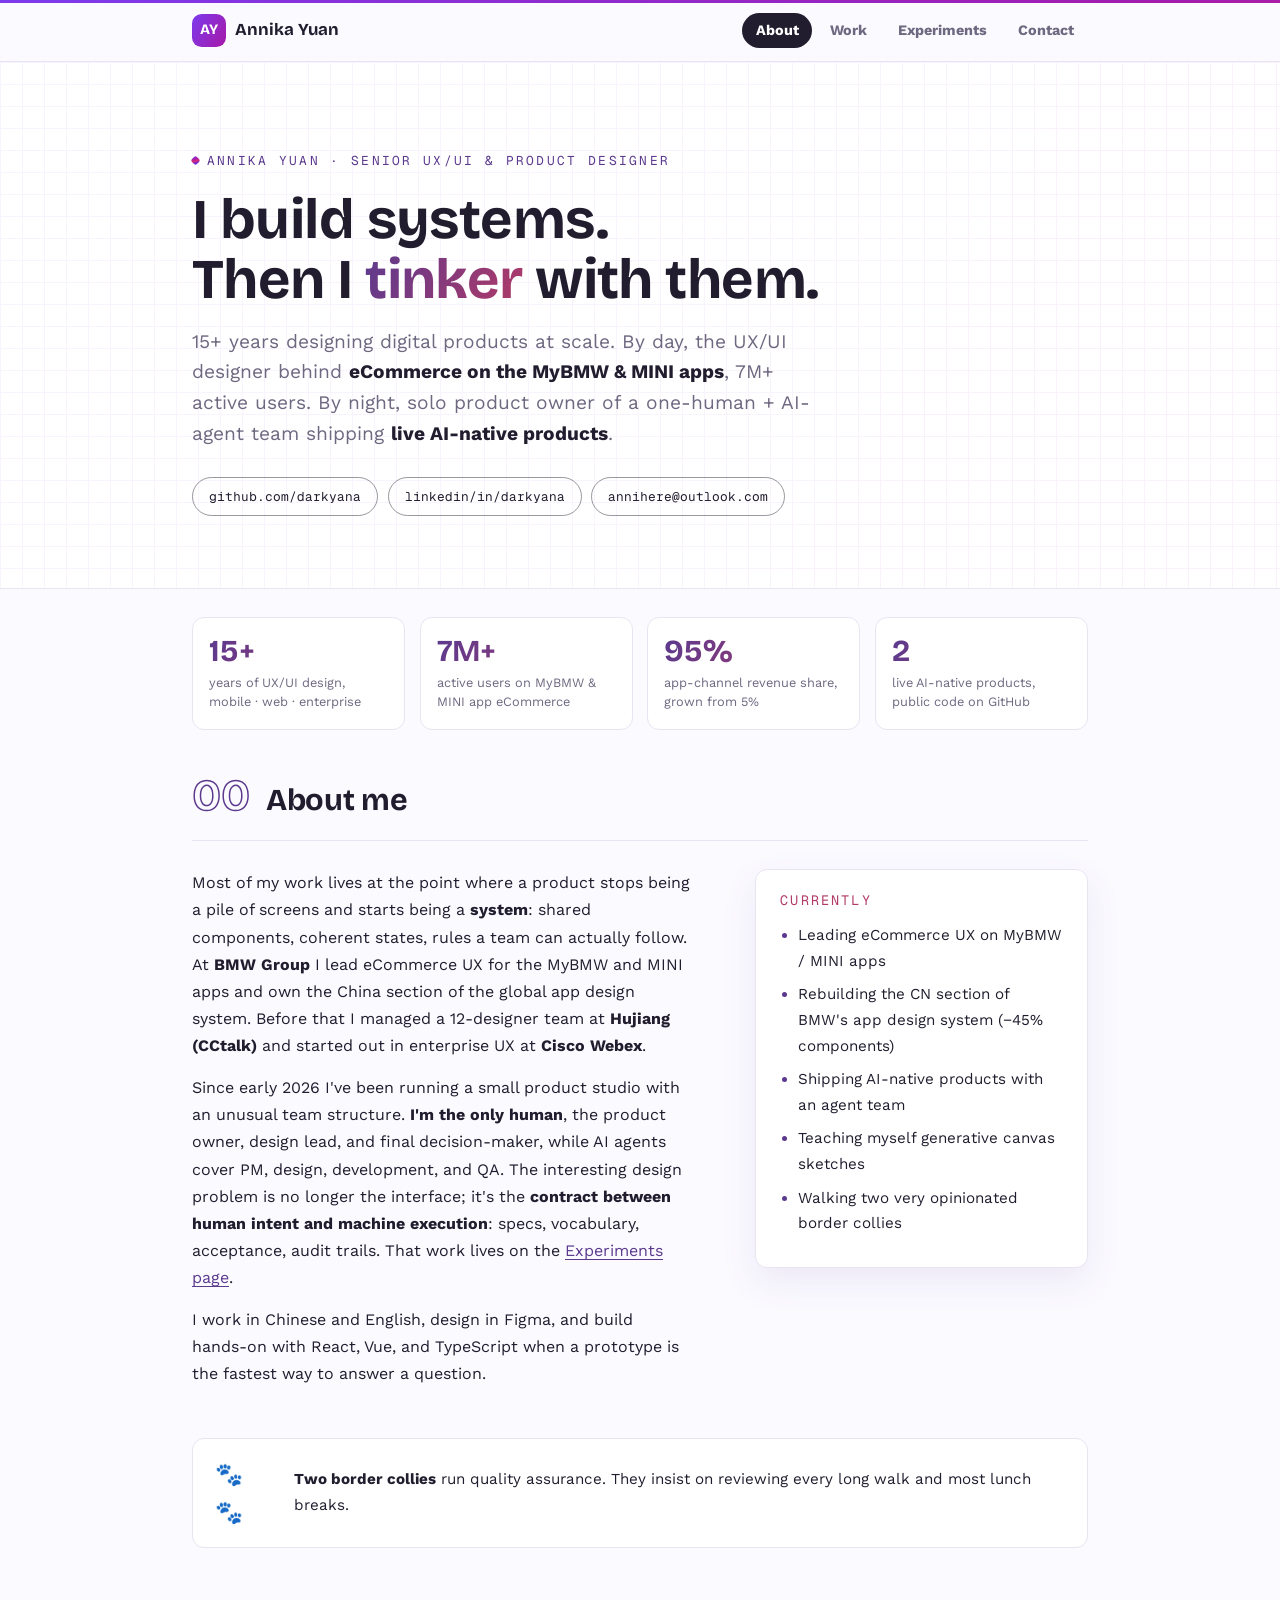
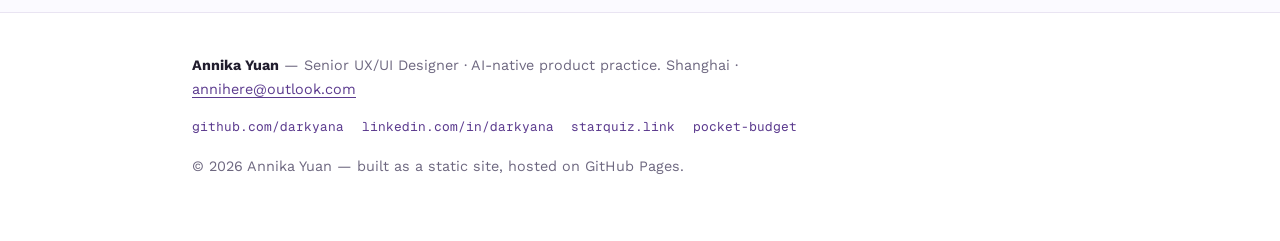
<file: index.html>
<!DOCTYPE html>
<html lang="en">
<head>
  <meta charset="UTF-8">
  <meta name="viewport" content="width=device-width, initial-scale=1">
  <title>Annika Yuan — UX/UI &amp; Product Designer</title>
  <meta name="description" content="Annika Yuan — Senior UX/UI and product designer. 15+ years shipping digital products: eCommerce for MyBMW / MINI apps (7M+ users), now also building AI-native products with an AI-agent team.">
  <link rel="stylesheet" href="styles.css">
  <link rel="icon" href="data:image/svg+xml,%3Csvg xmlns='http://www.w3.org/2000/svg' viewBox='0 0 32 32'%3E%3Crect width='32' height='32' rx='7' fill='%235b3a8e'/%3E%3Ctext x='16' y='21.5' font-family='Arial' font-weight='700' font-size='13' fill='white' text-anchor='middle'%3EAY%3C/text%3E%3C/svg%3E">
  <script>document.documentElement.classList.add('js')</script>
</head>
<body>

  <header class="site-header">
    <div class="inner">
      <a class="monogram" href="index.html" aria-label="Annika Yuan"><span class="badge">AY</span><span class="name">Annika Yuan</span></a>
      <nav class="site-nav" aria-label="Main">
        <a href="index.html" aria-current="page">About</a>
        <a href="work.html">Work</a>
        <a href="experiments.html">Experiments</a>
        <a href="contact.html">Contact</a>
      </nav>
    </div>
  </header>

  <main>
    <section class="hero" style="padding-bottom:clamp(3rem,7vw,4.5rem)">
      <div class="wrap">
        <p class="kicker"><span class="dot"></span>Annika Yuan · Senior UX/UI &amp; Product Designer</p>
        <h1 class="reveal">I build systems.<br>Then I <span class="hl-grad">tinker</span> with them.</h1>
        <p class="subtitle">
          15+ years designing digital products at scale. By day, the UX/UI designer behind
          <strong>eCommerce on the MyBMW &amp; MINI apps</strong>, 7M+ active users. By night, solo product
          owner of a one-human + AI-agent team shipping <strong>live AI-native products</strong>.
        </p>
        <div class="hero-links">
          <a href="https://github.com/darkyana">github.com/darkyana</a>
          <a href="https://linkedin.com/in/darkyana">linkedin/in/darkyana</a>
          <a href="mailto:annihere@outlook.com">annihere@outlook.com</a>
        </div>
      </div>
    </section>

    <section class="wrap">
      <div class="stat-grid reveal">
        <div class="stat"><div class="num">15+</div><div class="label">years of UX/UI design, mobile · web · enterprise</div></div>
        <div class="stat"><div class="num">7M+</div><div class="label">active users on MyBMW &amp; MINI app eCommerce</div></div>
        <div class="stat"><div class="num">95%</div><div class="label">app-channel revenue share, grown from 5%</div></div>
        <div class="stat"><div class="num">2</div><div class="label">live AI-native products, public code on GitHub</div></div>
      </div>
    </section>

    <section class="wrap">
      <div class="sec-head"><span class="sec-num">00</span><h2>About me</h2></div>
      <hr class="sec-rule">
      <div class="two-col">
        <div class="reveal">
          <p>
            Most of my work lives at the point where a product stops being a pile of screens and
            starts being a <strong>system</strong>: shared components, coherent states, rules a team
            can actually follow. At <strong>BMW Group</strong> I lead eCommerce UX for the MyBMW and MINI
            apps and own the China section of the global app design system. Before that I managed a
            12-designer team at <strong>Hujiang (CCtalk)</strong> and started out in enterprise UX at
            <strong>Cisco Webex</strong>.
          </p>
          <p>
            Since early 2026 I've been running a small product studio with an unusual team structure.
            <strong>I'm the only human</strong>, the product owner, design lead, and final decision-maker,
            while AI agents cover PM, design, development, and QA. The interesting design problem is no
            longer the interface; it's the <strong>contract between human intent and machine
            execution</strong>: specs, vocabulary, acceptance, audit trails. That work lives on the
            <a href="experiments.html">Experiments page</a>.
          </p>
          <p>
            I work in Chinese and English, design in Figma, and build hands-on with React, Vue, and
            TypeScript when a prototype is the fastest way to answer a question.
          </p>
        </div>

        <aside class="now-card reveal" aria-label="Currently">
          <h2>Currently</h2>
          <ul>
            <li>Leading eCommerce UX on MyBMW / MINI apps</li>
            <li>Rebuilding the CN section of BMW's app design system (−45% components)</li>
            <li>Shipping AI-native products with an agent team</li>
            <li>Teaching myself generative canvas sketches</li>
            <li>Walking two very opinionated border collies</li>
          </ul>
        </aside>
      </div>

      <div class="dogs reveal">
        <span class="paws" aria-hidden="true">🐾🐾</span>
        <p style="margin:0">
          <strong>Two border collies</strong> run quality assurance. They insist on reviewing every
          long walk and most lunch breaks.
        </p>
      </div>
    </section>
  </main>

  <footer class="site-footer">
    <div class="inner">
      <p class="credit">
        <strong>Annika Yuan</strong> — Senior UX/UI Designer · AI-native product practice.
        Shanghai · <a href="mailto:annihere@outlook.com">annihere@outlook.com</a>
      </p>
      <div class="foot-links">
        <a href="https://github.com/darkyana">github.com/darkyana</a>
        <a href="https://linkedin.com/in/darkyana">linkedin.com/in/darkyana</a>
        <a href="https://starquiz.link">starquiz.link</a>
        <a href="https://darkyana.github.io/pocket-budget/">pocket-budget</a>
      </div>
      <p class="note" style="margin-top:1rem">© <span id="year">2026</span> Annika Yuan — built as a static site, hosted on GitHub Pages.</p>
    </div>
  </footer>

  <script>
    document.getElementById('year').textContent = new Date().getFullYear();

    const reduced = matchMedia('(prefers-reduced-motion: reduce)').matches;
    const items = document.querySelectorAll('.reveal');
    if (reduced || !('IntersectionObserver' in window)) {
      items.forEach(el => el.classList.add('is-in'));
    } else {
      const io = new IntersectionObserver(entries => {
        entries.forEach(e => {
          if (e.isIntersecting) { e.target.classList.add('is-in'); io.unobserve(e.target); }
        });
      }, { threshold: 0.15 });
      items.forEach(el => io.observe(el));
    }

    /* Cursor spotlight over the hero grid */
    (() => {
      const hero = document.querySelector('.hero');
      if (!hero) return;
      const reduced = matchMedia('(prefers-reduced-motion: reduce)').matches;
      let tx = -999, ty = -999, cx = -999, cy = -999;
      hero.addEventListener('pointermove', e => {
        const r = hero.getBoundingClientRect();
        tx = e.clientX - r.left;
        ty = e.clientY - r.top;
      });
      hero.addEventListener('pointerleave', () => { tx = -999; ty = -999; });
      (function tick() {
        if (reduced) { cx = tx; cy = ty; }
        else {
          cx += (tx - cx) * 0.14;
          cy += (ty - cy) * 0.14;
          if (Math.abs(tx - cx) < 0.1 && Math.abs(ty - cy) < 0.1) { cx = tx; cy = ty; }
        }
        hero.style.setProperty('--mx', cx.toFixed(1) + 'px');
        hero.style.setProperty('--my', cy.toFixed(1) + 'px');
        requestAnimationFrame(tick);
      })();
    })();
  </script>
</body>
</html>
</file>
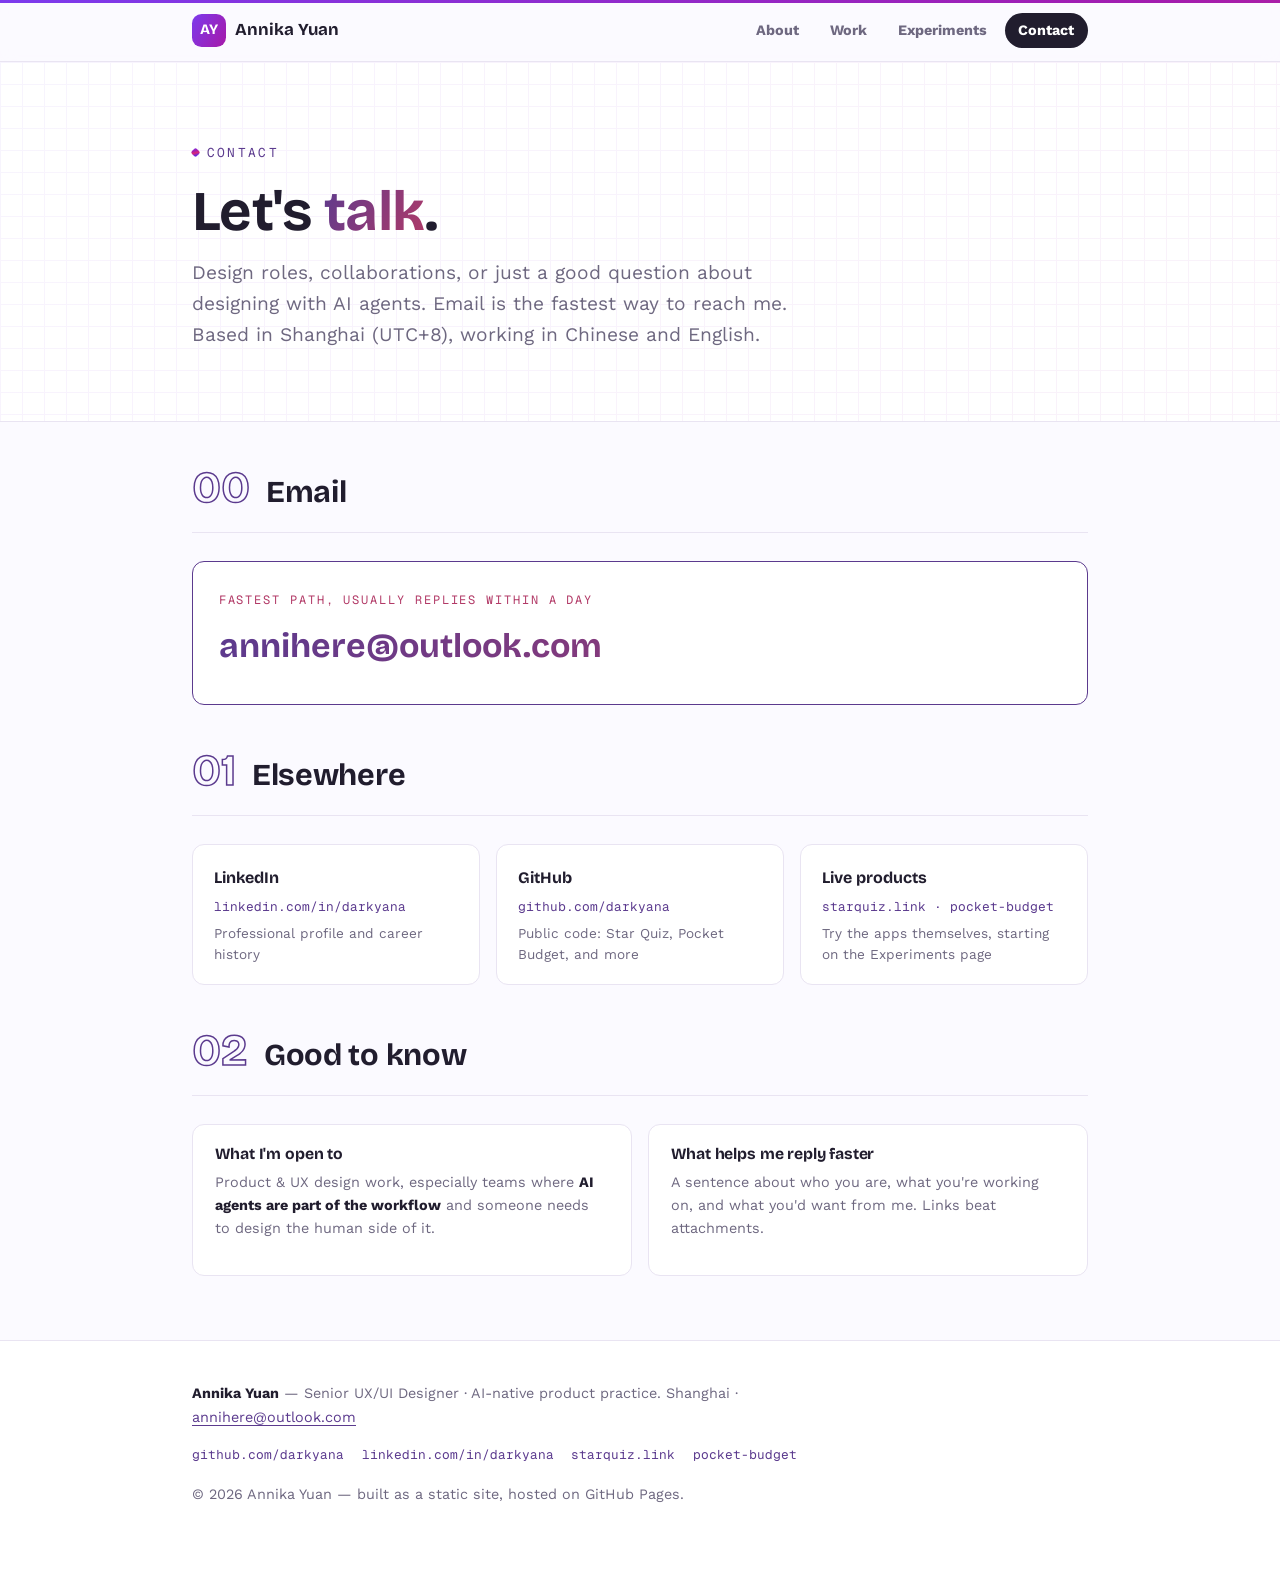
<file: contact.html>
<!DOCTYPE html>
<html lang="en">
<head>
  <meta charset="UTF-8">
  <meta name="viewport" content="width=device-width, initial-scale=1">
  <title>Contact — Annika Yuan</title>
  <meta name="description" content="Contact Annika Yuan — senior UX/UI and product designer. Email, LinkedIn, GitHub.">
  <link rel="stylesheet" href="styles.css">
  <link rel="icon" href="data:image/svg+xml,%3Csvg xmlns='http://www.w3.org/2000/svg' viewBox='0 0 32 32'%3E%3Crect width='32' height='32' rx='7' fill='%235b3a8e'/%3E%3Ctext x='16' y='21.5' font-family='Arial' font-weight='700' font-size='13' fill='white' text-anchor='middle'%3EAY%3C/text%3E%3C/svg%3E">
  <script>document.documentElement.classList.add('js')</script>
</head>
<body>

  <header class="site-header">
    <div class="inner">
      <a class="monogram" href="index.html" aria-label="Annika Yuan"><span class="badge">AY</span><span class="name">Annika Yuan</span></a>
      <nav class="site-nav" aria-label="Main">
        <a href="index.html">About</a>
        <a href="work.html">Work</a>
        <a href="experiments.html">Experiments</a>
        <a href="contact.html" aria-current="page">Contact</a>
      </nav>
    </div>
  </header>

  <main>
    <section class="hero" style="padding:clamp(3.5rem,8vw,5rem) 0 clamp(2.5rem,6vw,3.5rem)">
      <div class="wrap">
        <p class="kicker"><span class="dot"></span>Contact</p>
        <h1>Let's <span class="hl-grad">talk</span>.</h1>
        <p class="subtitle">
          Design roles, collaborations, or just a good question about designing with AI agents.
          Email is the fastest way to reach me. Based in Shanghai (UTC+8), working in Chinese and English.
        </p>
      </div>
    </section>

    <section class="wrap">
      <div class="sec-head"><span class="sec-num">00</span><h2>Email</h2></div>
      <hr class="sec-rule">
      <a class="mail-card reveal" href="mailto:annihere@outlook.com">
        <div class="label">Fastest path, usually replies within a day</div>
        <div class="addr">annihere@outlook.com</div>
      </a>
    </section>

    <section class="wrap">
      <div class="sec-head"><span class="sec-num">01</span><h2>Elsewhere</h2></div>
      <hr class="sec-rule">
      <div class="link-cards reveal">
        <a class="link-card" href="https://linkedin.com/in/darkyana">
          <span class="lc-name">LinkedIn</span>
          <span class="lc-handle">linkedin.com/in/darkyana</span>
          <span class="lc-desc">Professional profile and career history</span>
        </a>
        <a class="link-card" href="https://github.com/darkyana">
          <span class="lc-name">GitHub</span>
          <span class="lc-handle">github.com/darkyana</span>
          <span class="lc-desc">Public code: Star Quiz, Pocket Budget, and more</span>
        </a>
        <a class="link-card" href="experiments.html">
          <span class="lc-name">Live products</span>
          <span class="lc-handle">starquiz.link · pocket-budget</span>
          <span class="lc-desc">Try the apps themselves, starting on the Experiments page</span>
        </a>
      </div>
    </section>

    <section class="wrap">
      <div class="sec-head"><span class="sec-num">02</span><h2>Good to know</h2></div>
      <hr class="sec-rule">
      <div class="card-grid reveal">
        <div class="card">
          <h4>What I'm open to</h4>
          <p>Product &amp; UX design work, especially teams where <strong>AI agents are part of the workflow</strong> and someone needs to design the human side of it.</p>
        </div>
        <div class="card">
          <h4>What helps me reply faster</h4>
          <p>A sentence about who you are, what you're working on, and what you'd want from me. Links beat attachments.</p>
        </div>
      </div>
    </section>
  </main>

  <footer class="site-footer">
    <div class="inner">
      <p class="credit">
        <strong>Annika Yuan</strong> — Senior UX/UI Designer · AI-native product practice.
        Shanghai · <a href="mailto:annihere@outlook.com">annihere@outlook.com</a>
      </p>
      <div class="foot-links">
        <a href="https://github.com/darkyana">github.com/darkyana</a>
        <a href="https://linkedin.com/in/darkyana">linkedin.com/in/darkyana</a>
        <a href="https://starquiz.link">starquiz.link</a>
        <a href="https://darkyana.github.io/pocket-budget/">pocket-budget</a>
      </div>
      <p class="note" style="margin-top:1rem">© <span id="year">2026</span> Annika Yuan — built as a static site, hosted on GitHub Pages.</p>
    </div>
  </footer>

  <script>
    document.getElementById('year').textContent = new Date().getFullYear();

    const reduced = matchMedia('(prefers-reduced-motion: reduce)').matches;
    const items = document.querySelectorAll('.reveal');
    if (reduced || !('IntersectionObserver' in window)) {
      items.forEach(el => el.classList.add('is-in'));
    } else {
      const io = new IntersectionObserver(entries => {
        entries.forEach(e => {
          if (e.isIntersecting) { e.target.classList.add('is-in'); io.unobserve(e.target); }
        });
      }, { threshold: 0.15 });
      items.forEach(el => io.observe(el));
    }

    /* Cursor spotlight over the hero grid */
    (() => {
      const hero = document.querySelector('.hero');
      if (!hero) return;
      const reduced = matchMedia('(prefers-reduced-motion: reduce)').matches;
      let tx = -999, ty = -999, cx = -999, cy = -999;
      hero.addEventListener('pointermove', e => {
        const r = hero.getBoundingClientRect();
        tx = e.clientX - r.left;
        ty = e.clientY - r.top;
      });
      hero.addEventListener('pointerleave', () => { tx = -999; ty = -999; });
      (function tick() {
        if (reduced) { cx = tx; cy = ty; }
        else {
          cx += (tx - cx) * 0.14;
          cy += (ty - cy) * 0.14;
          if (Math.abs(tx - cx) < 0.1 && Math.abs(ty - cy) < 0.1) { cx = tx; cy = ty; }
        }
        hero.style.setProperty('--mx', cx.toFixed(1) + 'px');
        hero.style.setProperty('--my', cy.toFixed(1) + 'px');
        requestAnimationFrame(tick);
      })();
    })();
  </script>
</body>
</html>
</file>
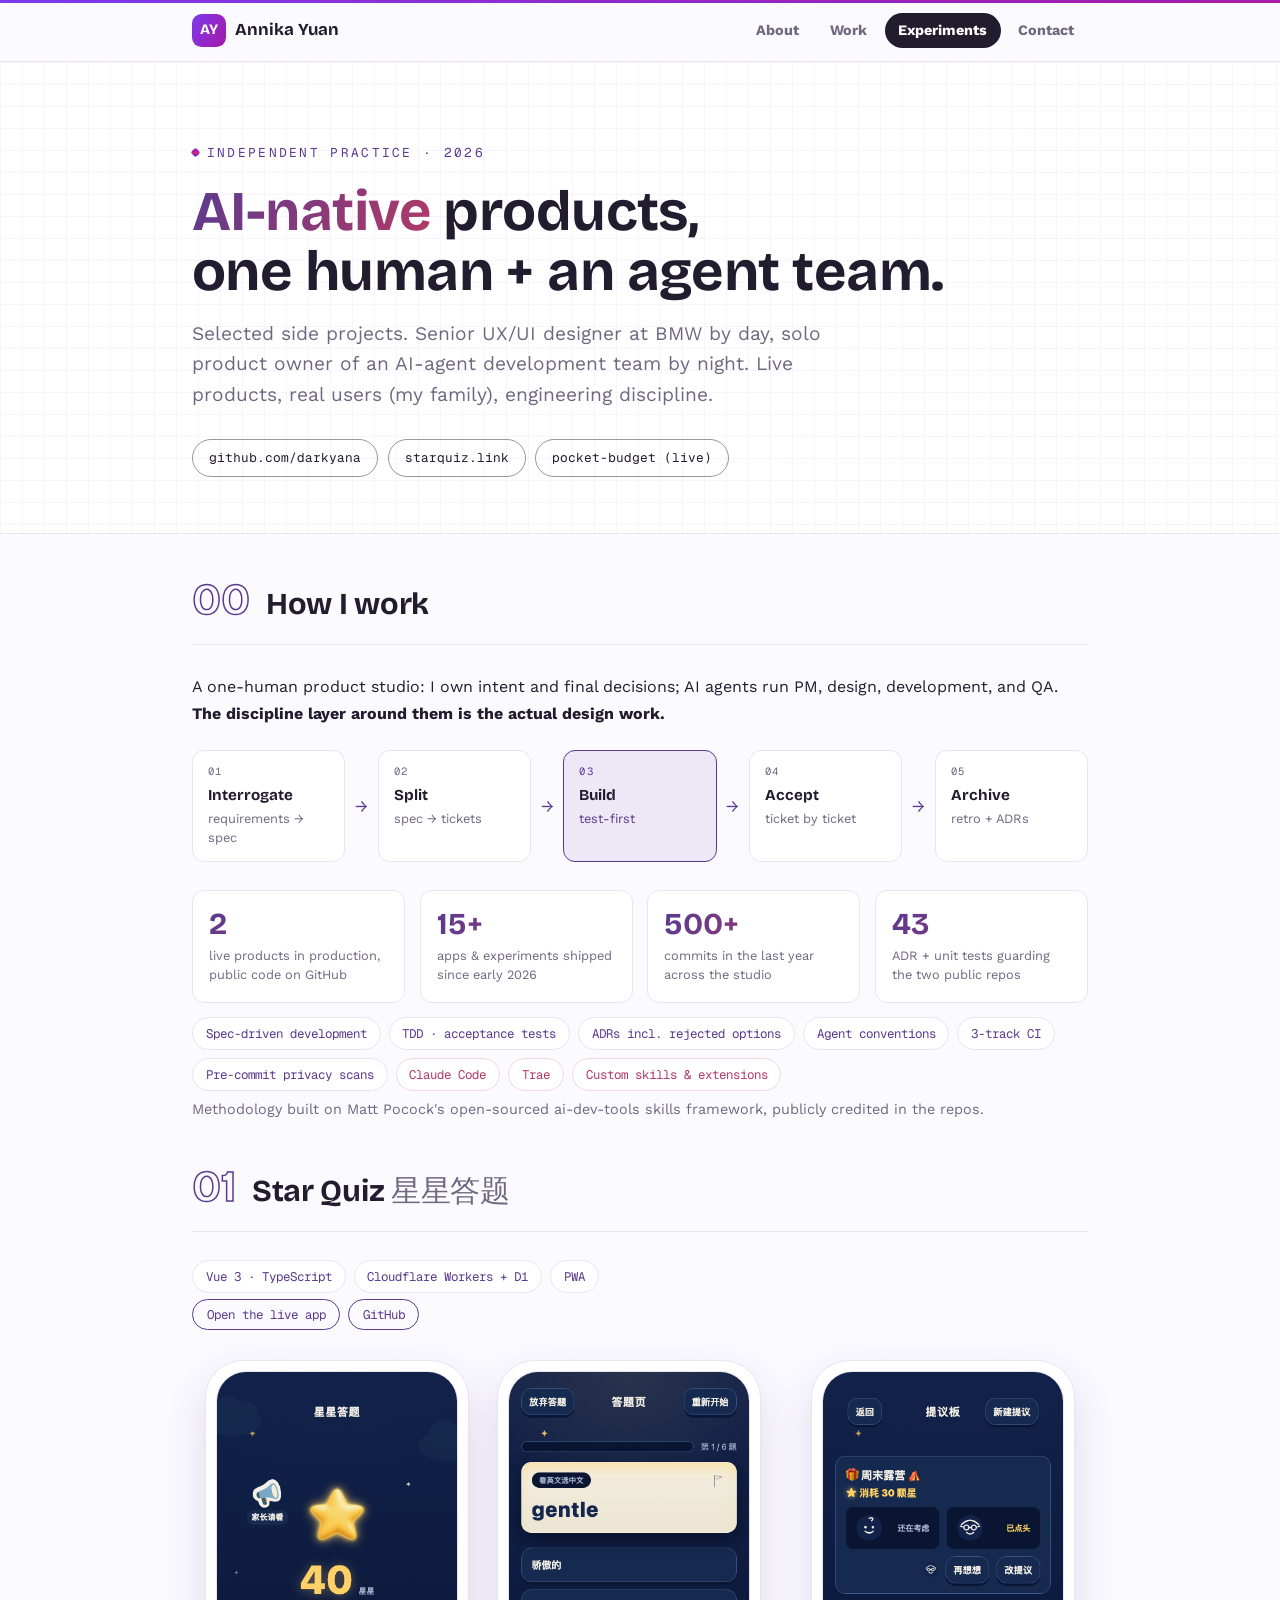
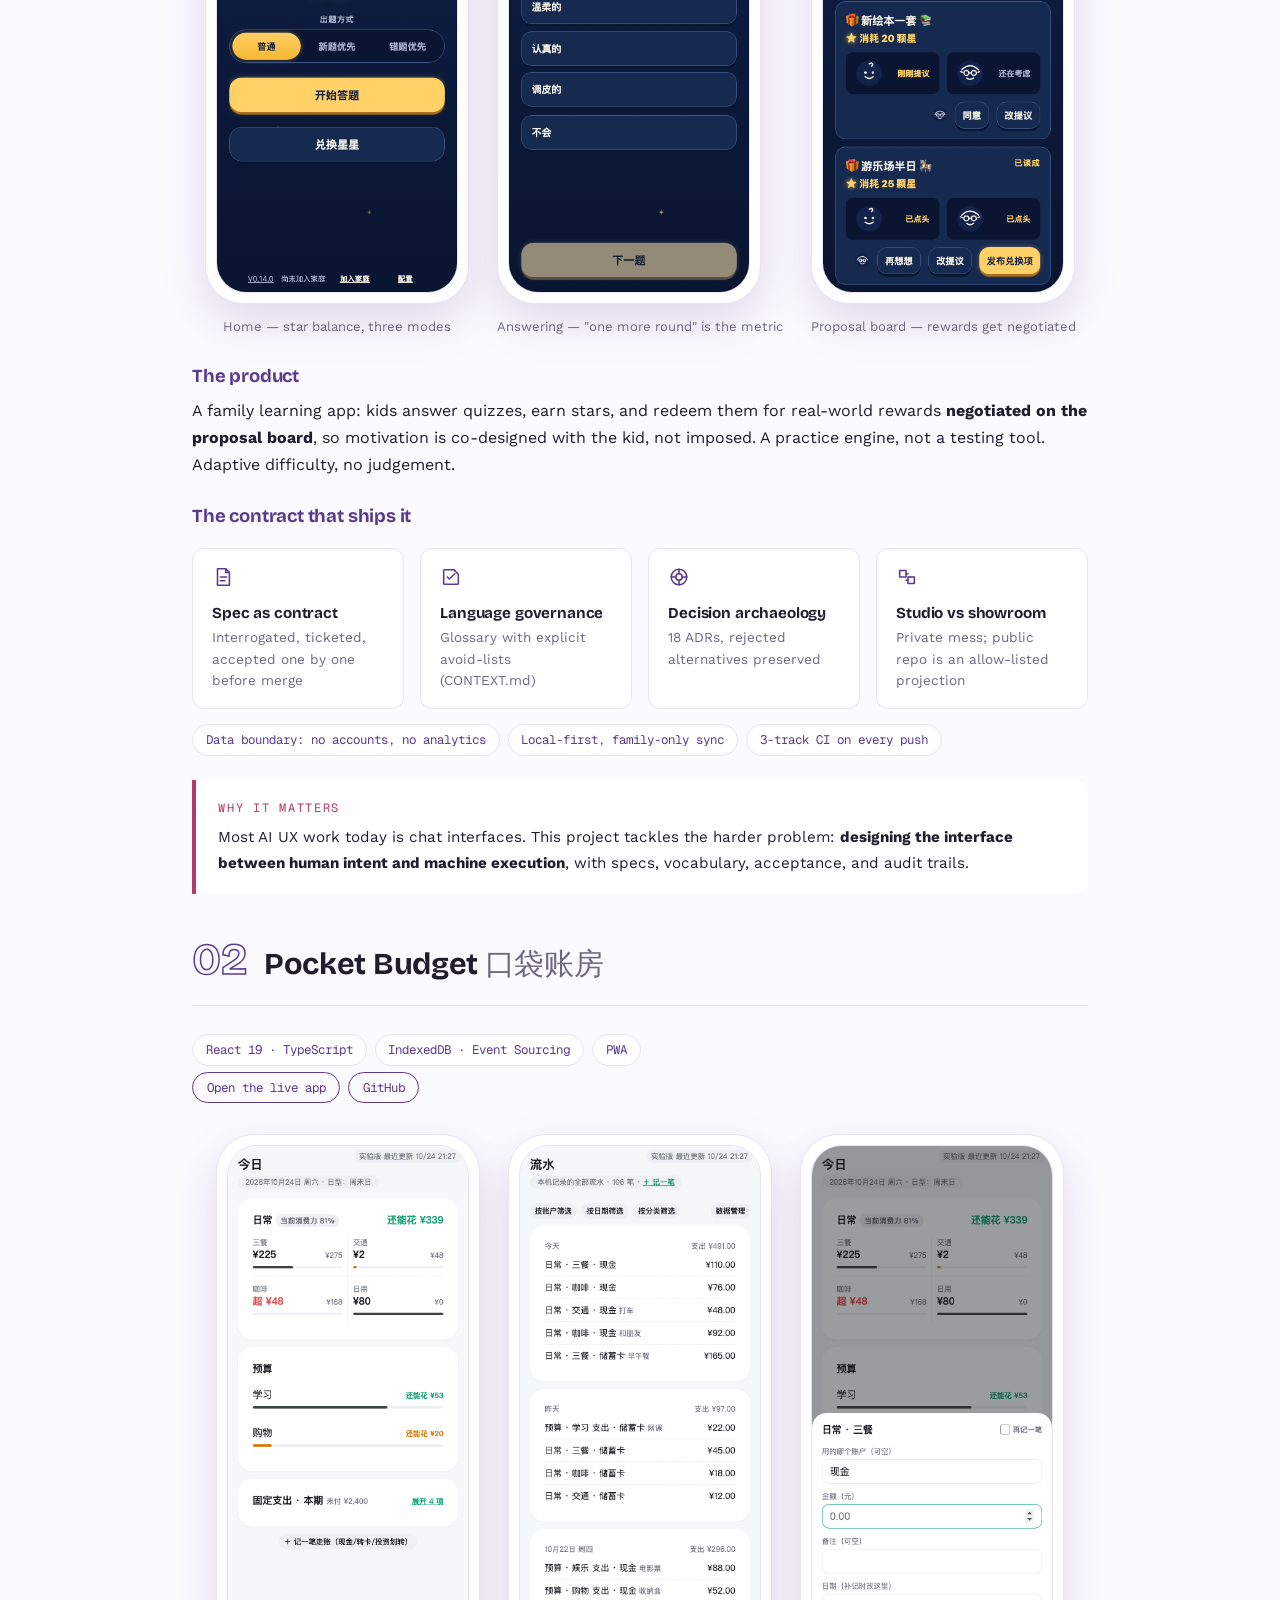
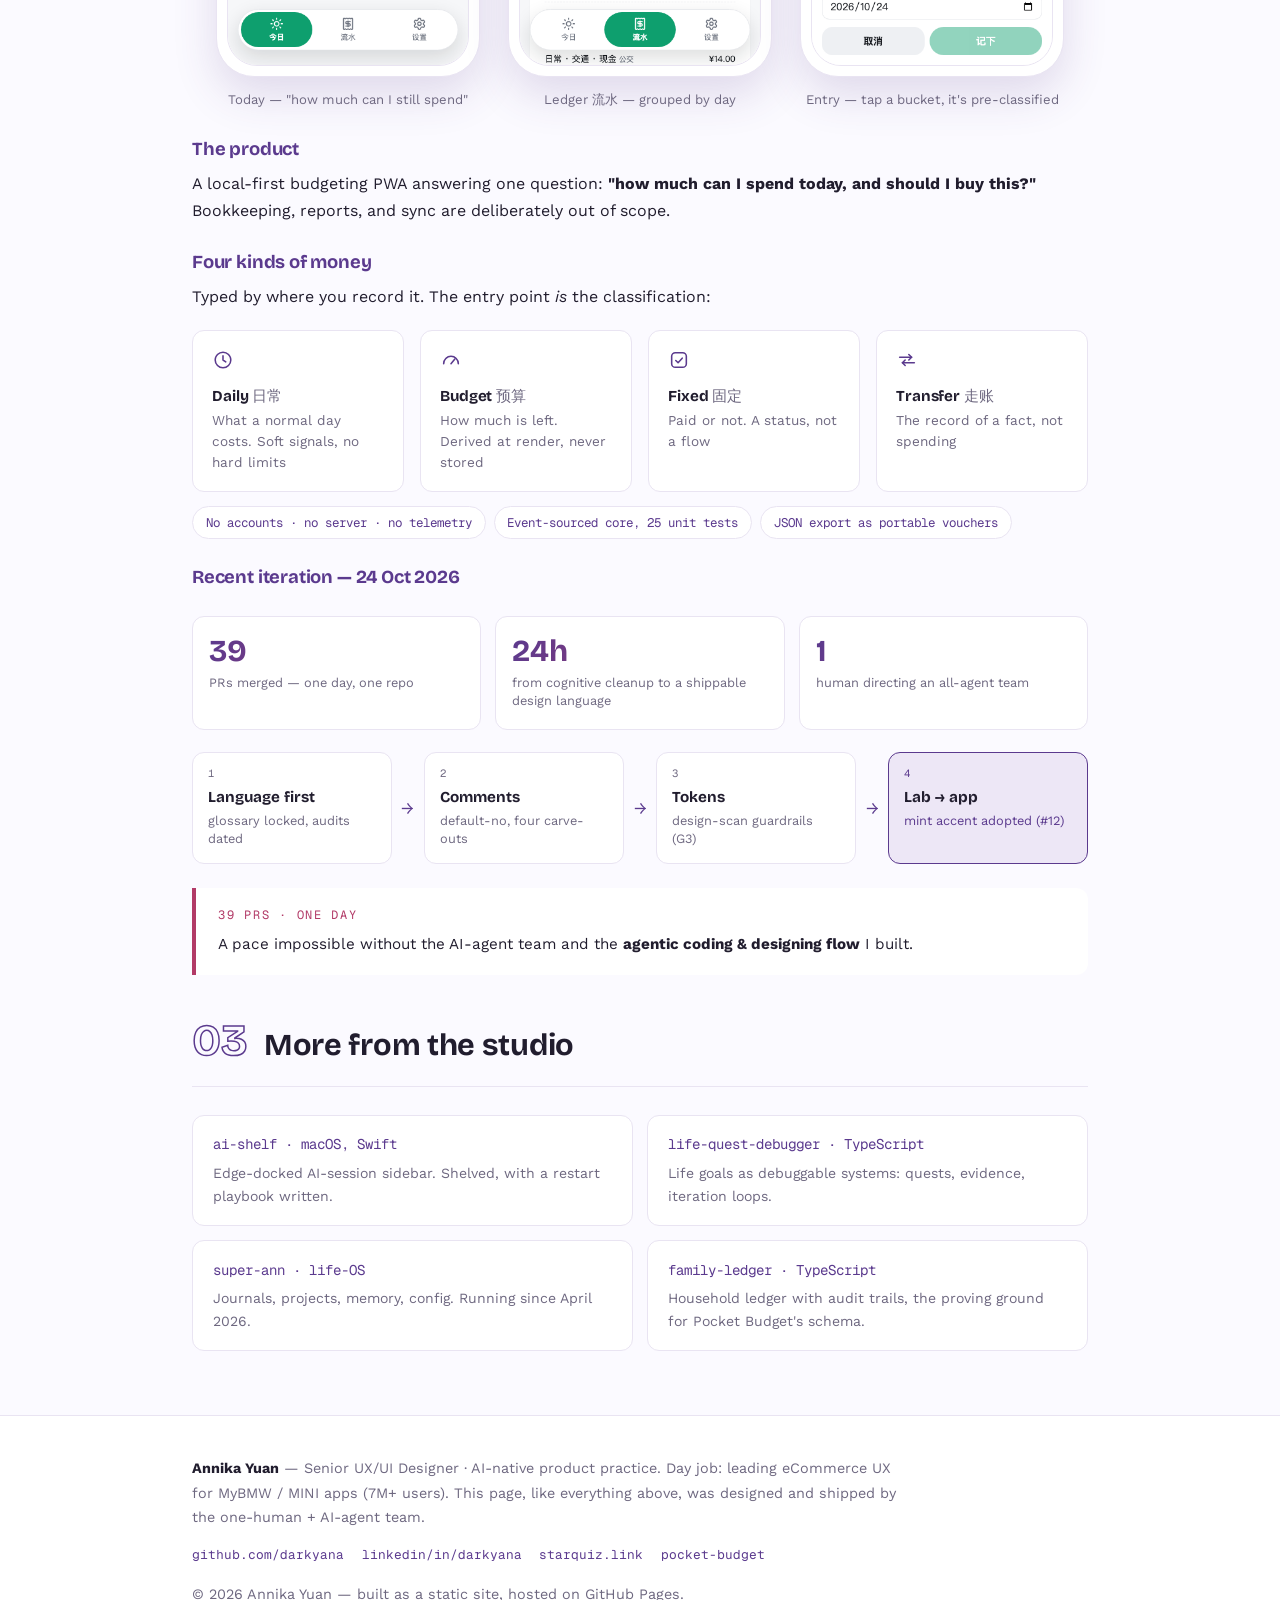
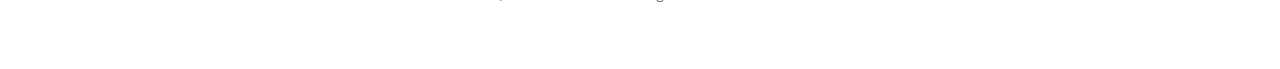
<file: experiments.html>
<!DOCTYPE html>
<html lang="en">
<head>
  <meta charset="UTF-8">
  <meta name="viewport" content="width=device-width, initial-scale=1">
  <title>Experiments — Annika Yuan</title>
  <meta name="description" content="AI-native products built by one human + an AI agent team: Star Quiz and Pocket Budget, live with public code. Plus the wider studio experiments.">
  <link rel="stylesheet" href="styles.css">
  <link rel="icon" href="data:image/svg+xml,%3Csvg xmlns='http://www.w3.org/2000/svg' viewBox='0 0 32 32'%3E%3Crect width='32' height='32' rx='7' fill='%235b3a8e'/%3E%3Ctext x='16' y='21.5' font-family='Arial' font-weight='700' font-size='13' fill='white' text-anchor='middle'%3EAY%3C/text%3E%3C/svg%3E">
  <script>document.documentElement.classList.add('js')</script>
</head>
<body>

  <header class="site-header">
    <div class="inner">
      <a class="monogram" href="index.html" aria-label="Annika Yuan"><span class="badge">AY</span><span class="name">Annika Yuan</span></a>
      <nav class="site-nav" aria-label="Main">
        <a href="index.html">About</a>
        <a href="work.html">Work</a>
        <a href="experiments.html" aria-current="page">Experiments</a>
        <a href="contact.html">Contact</a>
      </nav>
    </div>
  </header>

  <main>
    <section class="hero" style="padding:clamp(3.5rem,8vw,5rem) 0 clamp(2.5rem,6vw,3.5rem)">
      <div class="wrap">
        <p class="kicker"><span class="dot"></span>Independent Practice · 2026</p>
        <h1><span class="hl-grad">AI-native</span> products,<br>one human + an agent team.</h1>
        <p class="subtitle">
          Selected side projects. Senior UX/UI designer at BMW by day, solo product owner of an
          AI-agent development team by night. Live products, real users (my family), engineering
          discipline.
        </p>
        <div class="hero-links">
          <a href="https://github.com/darkyana">github.com/darkyana</a>
          <a href="https://starquiz.link">starquiz.link</a>
          <a href="https://darkyana.github.io/pocket-budget/">pocket-budget (live)</a>
        </div>
      </div>
    </section>

    <!-- HOW I WORK -->
    <section class="wrap">
      <div class="sec-head"><span class="sec-num">00</span><h2>How I work</h2></div>
      <hr class="sec-rule">
      <p class="reveal">
        A one-human product studio: I own intent and final decisions; AI agents run PM, design,
        development, and QA. <strong>The discipline layer around them is the actual design work.</strong>
      </p>

      <div class="flow reveal" aria-label="Spec-driven workflow">
        <span class="step"><small>01</small><b>Interrogate</b><i>requirements → spec</i></span>
        <span class="arr" aria-hidden="true">→</span>
        <span class="step"><small>02</small><b>Split</b><i>spec → tickets</i></span>
        <span class="arr" aria-hidden="true">→</span>
        <span class="step hot"><small>03</small><b>Build</b><i>test-first</i></span>
        <span class="arr" aria-hidden="true">→</span>
        <span class="step"><small>04</small><b>Accept</b><i>ticket by ticket</i></span>
        <span class="arr" aria-hidden="true">→</span>
        <span class="step"><small>05</small><b>Archive</b><i>retro + ADRs</i></span>
      </div>

      <div class="stat-grid reveal">
        <div class="stat"><div class="num">2</div><div class="label">live products in production, public code on GitHub</div></div>
        <div class="stat"><div class="num">15+</div><div class="label">apps &amp; experiments shipped since early 2026</div></div>
        <div class="stat"><div class="num">500+</div><div class="label">commits in the last year across the studio</div></div>
        <div class="stat"><div class="num">43</div><div class="label">ADR + unit tests guarding the two public repos</div></div>
      </div>

      <div class="chips reveal">
        <span class="chip">Spec-driven development</span>
        <span class="chip">TDD · acceptance tests</span>
        <span class="chip">ADRs incl. rejected options</span>
        <span class="chip">Agent conventions</span>
        <span class="chip">3-track CI</span>
        <span class="chip">Pre-commit privacy scans</span>
        <span class="chip pink">Claude Code</span>
        <span class="chip pink">Trae</span>
        <span class="chip pink">Custom skills &amp; extensions</span>
      </div>
      <p class="note">Methodology built on Matt Pocock's open-sourced ai-dev-tools skills framework, publicly credited in the repos.</p>
    </section>

    <!-- CASE 1: STAR QUIZ -->
    <section class="wrap">
      <div class="sec-head"><span class="sec-num">01</span><h2>Star Quiz <span class="cn">星星答题</span></h2></div>
      <hr class="sec-rule">
      <div class="chips reveal" style="margin-top:0">
        <span class="chip">Vue 3 · TypeScript</span>
        <span class="chip">Cloudflare Workers + D1</span>
        <span class="chip">PWA</span>
      </div>
      <div class="case-links reveal">
        <a href="https://starquiz.link">Open the live app</a>
        <a href="https://github.com/darkyana/star-quiz">GitHub</a>
      </div>

      <div class="figure-row reveal">
        <figure class="phone">
          <div class="phone-frame"><div class="screen"><img src="assets/star-quiz-home.png" alt="Star Quiz home screen: star balance, quiz mode selection, start button" loading="lazy"></div></div>
          <figcaption>Home — star balance, three modes</figcaption>
        </figure>
        <figure class="phone">
          <div class="phone-frame"><div class="screen"><img src="assets/star-quiz-quiz.png" alt="Star Quiz answering screen with question and answer options" loading="lazy"></div></div>
          <figcaption>Answering — "one more round" is the metric</figcaption>
        </figure>
        <figure class="phone">
          <div class="phone-frame"><div class="screen"><img src="assets/star-quiz-proposals.png" alt="Star Quiz proposal board: rewards negotiated between parent and child" loading="lazy"></div></div>
          <figcaption>Proposal board — rewards get negotiated</figcaption>
        </figure>
      </div>

      <h3>The product</h3>
      <p class="reveal">
        A family learning app: kids answer quizzes, earn stars, and redeem them for real-world
        rewards <strong>negotiated on the proposal board</strong>, so motivation is co-designed with
        the kid, not imposed. A practice engine, not a testing tool. Adaptive difficulty, no judgement.
      </p>

      <h3>The contract that ships it</h3>
      <div class="tiles reveal">
        <div class="tile">
          <svg viewBox="0 0 24 24" aria-hidden="true"><path d="M6 3h9l4 4v14H6z"/><path d="M15 3v4h4"/><path d="M9 12h7M9 16h5"/></svg>
          <h4>Spec as contract</h4>
          <p>Interrogated, ticketed, accepted one by one before merge</p>
        </div>
        <div class="tile">
          <svg viewBox="0 0 24 24" aria-hidden="true"><path d="M4 19V5a1 1 0 0 1 1-1h10l5 5v10a1 1 0 0 1-1 1H5a1 1 0 0 1-1-1z"/><path d="M8 12l2.2 2.2L16 8.5"/></svg>
          <h4>Language governance</h4>
          <p>Glossary with explicit avoid-lists (<span class="cn">CONTEXT.md</span>)</p>
        </div>
        <div class="tile">
          <svg viewBox="0 0 24 24" aria-hidden="true"><circle cx="12" cy="12" r="8.5"/><circle cx="12" cy="12" r="3.5"/><path d="M12 3.5v5M12 15.5v5M3.5 12h5M15.5 12h5"/></svg>
          <h4>Decision archaeology</h4>
          <p>18 ADRs, rejected alternatives preserved</p>
        </div>
        <div class="tile">
          <svg viewBox="0 0 24 24" aria-hidden="true"><path d="M4 5h7v7H4zM13 12h7v7h-7z"/><path d="M11 8.5h2M11 15.5h2M15.5 12v0"/></svg>
          <h4>Studio vs showroom</h4>
          <p>Private mess; public repo is an allow-listed projection</p>
        </div>
      </div>

      <div class="chips reveal">
        <span class="chip">Data boundary: no accounts, no analytics</span>
        <span class="chip">Local-first, family-only sync</span>
        <span class="chip">3-track CI on every push</span>
      </div>

      <div class="callout reveal">
        <div class="who">Why it matters</div>
        <p>Most AI UX work today is chat interfaces. This project tackles the harder problem:
        <strong>designing the interface between human intent and machine execution</strong>, with
        specs, vocabulary, acceptance, and audit trails.</p>
      </div>
    </section>

    <!-- CASE 2: POCKET BUDGET -->
    <section class="wrap">
      <div class="sec-head"><span class="sec-num">02</span><h2>Pocket Budget <span class="cn">口袋账房</span></h2></div>
      <hr class="sec-rule">
      <div class="chips reveal" style="margin-top:0">
        <span class="chip">React 19 · TypeScript</span>
        <span class="chip">IndexedDB · Event Sourcing</span>
        <span class="chip">PWA</span>
      </div>
      <div class="case-links reveal">
        <a href="https://darkyana.github.io/pocket-budget/">Open the live app</a>
        <a href="https://github.com/darkyana/pocket-budget">GitHub</a>
      </div>

      <div class="figure-row reveal">
        <figure class="phone">
          <div class="phone-frame"><div class="screen"><img src="assets/pocket-budget-home.png" alt="Pocket Budget today screen: daily rhythm card, budget pools, fixed obligations" loading="lazy"></div></div>
          <figcaption>Today — "how much can I still spend"</figcaption>
        </figure>
        <figure class="phone">
          <div class="phone-frame"><div class="screen"><img src="assets/pocket-budget-ledger.png" alt="Pocket Budget ledger screen with daily grouped entries" loading="lazy"></div></div>
          <figcaption>Ledger <span class="cn">流水</span> — grouped by day</figcaption>
        </figure>
        <figure class="phone">
          <div class="phone-frame"><div class="screen"><img src="assets/pocket-budget-entry.png" alt="Pocket Budget entry sheet opened from a daily bucket, pre-classified" loading="lazy"></div></div>
          <figcaption>Entry — tap a bucket, it's pre-classified</figcaption>
        </figure>
      </div>

      <h3>The product</h3>
      <p class="reveal">
        A local-first budgeting PWA answering one question: <strong>"how much can I spend today,
        and should I buy this?"</strong> Bookkeeping, reports, and sync are deliberately out of scope.
      </p>

      <h3>Four kinds of money</h3>
      <p class="reveal">Typed by where you record it. The entry point <em>is</em> the classification:</p>
      <div class="tiles reveal">
        <div class="tile">
          <svg viewBox="0 0 24 24" aria-hidden="true"><circle cx="12" cy="12" r="8.5"/><path d="M12 7.5V12l3 2"/></svg>
          <h4>Daily <span class="cn">日常</span></h4>
          <p>What a normal day costs. Soft signals, no hard limits</p>
        </div>
        <div class="tile">
          <svg viewBox="0 0 24 24" aria-hidden="true"><path d="M4 16a8 8 0 0 1 16 0"/><path d="M12 16l4.2-5"/></svg>
          <h4>Budget <span class="cn">预算</span></h4>
          <p>How much is left. Derived at render, never stored</p>
        </div>
        <div class="tile">
          <svg viewBox="0 0 24 24" aria-hidden="true"><rect x="4" y="4" width="16" height="16" rx="4"/><path d="M8.5 12.5l2.5 2.5 4.5-5"/></svg>
          <h4>Fixed <span class="cn">固定</span></h4>
          <p>Paid or not. A status, not a flow</p>
        </div>
        <div class="tile">
          <svg viewBox="0 0 24 24" aria-hidden="true"><path d="M4 9h13"/><path d="M14 6l3 3-3 3"/><path d="M20 15H7"/><path d="M10 12l-3 3 3 3"/></svg>
          <h4>Transfer <span class="cn">走账</span></h4>
          <p>The record of a fact, not spending</p>
        </div>
      </div>

      <div class="chips reveal">
        <span class="chip">No accounts · no server · no telemetry</span>
        <span class="chip">Event-sourced core, 25 unit tests</span>
        <span class="chip">JSON export as portable vouchers</span>
      </div>

      <h3>Recent iteration — 24 Oct 2026</h3>
      <div class="stat-grid cols-3 reveal">
        <div class="stat"><div class="num">39</div><div class="label">PRs merged — one day, one repo</div></div>
        <div class="stat"><div class="num">24h</div><div class="label">from cognitive cleanup to a shippable design language</div></div>
        <div class="stat"><div class="num">1</div><div class="label">human directing an all-agent team</div></div>
      </div>
      <div class="flow reveal" aria-label="Iteration steps">
        <span class="step"><small>1</small><b>Language first</b><i>glossary locked, audits dated</i></span>
        <span class="arr" aria-hidden="true">→</span>
        <span class="step"><small>2</small><b>Comments</b><i>default-no, four carve-outs</i></span>
        <span class="arr" aria-hidden="true">→</span>
        <span class="step"><small>3</small><b>Tokens</b><i>design-scan guardrails (G3)</i></span>
        <span class="arr" aria-hidden="true">→</span>
        <span class="step hot"><small>4</small><b>Lab → app</b><i>mint accent adopted (#12)</i></span>
      </div>

      <div class="callout reveal">
        <div class="who">39 PRs · one day</div>
        <p>A pace impossible without the AI-agent team and the <strong>agentic coding &amp;
        designing flow</strong> I built.</p>
      </div>
    </section>

    <!-- MORE FROM THE STUDIO -->
    <section class="wrap">
      <div class="sec-head"><span class="sec-num">03</span><h2>More from the studio</h2></div>
      <hr class="sec-rule">
      <div class="exp-grid reveal">
        <div class="exp">
          <div class="exp-name">ai-shelf · macOS, Swift</div>
          <p>Edge-docked AI-session sidebar. Shelved, with a restart playbook written.</p>
        </div>
        <div class="exp">
          <div class="exp-name">life-quest-debugger · TypeScript</div>
          <p>Life goals as debuggable systems: quests, evidence, iteration loops.</p>
        </div>
        <div class="exp">
          <div class="exp-name">super-ann · life-OS</div>
          <p>Journals, projects, memory, config. Running since April 2026.</p>
        </div>
        <div class="exp">
          <div class="exp-name">family-ledger · TypeScript</div>
          <p>Household ledger with audit trails, the proving ground for Pocket Budget's schema.</p>
        </div>
      </div>
    </section>
  </main>

  <footer class="site-footer">
    <div class="inner">
      <p class="credit">
        <strong>Annika Yuan</strong> — Senior UX/UI Designer · AI-native product practice.
        Day job: leading eCommerce UX for MyBMW / MINI apps (7M+ users). This page, like everything
        above, was designed and shipped by the one-human + AI-agent team.
      </p>
      <div class="foot-links">
        <a href="https://github.com/darkyana">github.com/darkyana</a>
        <a href="https://linkedin.com/in/darkyana">linkedin/in/darkyana</a>
        <a href="https://starquiz.link">starquiz.link</a>
        <a href="https://darkyana.github.io/pocket-budget/">pocket-budget</a>
      </div>
      <p class="note" style="margin-top:1rem">© <span id="year">2026</span> Annika Yuan — built as a static site, hosted on GitHub Pages.</p>
    </div>
  </footer>

  <script>
    document.getElementById('year').textContent = new Date().getFullYear();

    const reduced = matchMedia('(prefers-reduced-motion: reduce)').matches;
    const items = document.querySelectorAll('.reveal');
    if (reduced || !('IntersectionObserver' in window)) {
      items.forEach(el => el.classList.add('is-in'));
    } else {
      const io = new IntersectionObserver(entries => {
        entries.forEach(e => {
          if (e.isIntersecting) { e.target.classList.add('is-in'); io.unobserve(e.target); }
        });
      }, { threshold: 0.15 });
      items.forEach(el => io.observe(el));
    }

    /* Cursor spotlight over the hero grid */
    (() => {
      const hero = document.querySelector('.hero');
      if (!hero) return;
      const reduced = matchMedia('(prefers-reduced-motion: reduce)').matches;
      let tx = -999, ty = -999, cx = -999, cy = -999;
      hero.addEventListener('pointermove', e => {
        const r = hero.getBoundingClientRect();
        tx = e.clientX - r.left;
        ty = e.clientY - r.top;
      });
      hero.addEventListener('pointerleave', () => { tx = -999; ty = -999; });
      (function tick() {
        if (reduced) { cx = tx; cy = ty; }
        else {
          cx += (tx - cx) * 0.14;
          cy += (ty - cy) * 0.14;
          if (Math.abs(tx - cx) < 0.1 && Math.abs(ty - cy) < 0.1) { cx = tx; cy = ty; }
        }
        hero.style.setProperty('--mx', cx.toFixed(1) + 'px');
        hero.style.setProperty('--my', cy.toFixed(1) + 'px');
        requestAnimationFrame(tick);
      })();
    })();
  </script>
</body>
</html>
</file>
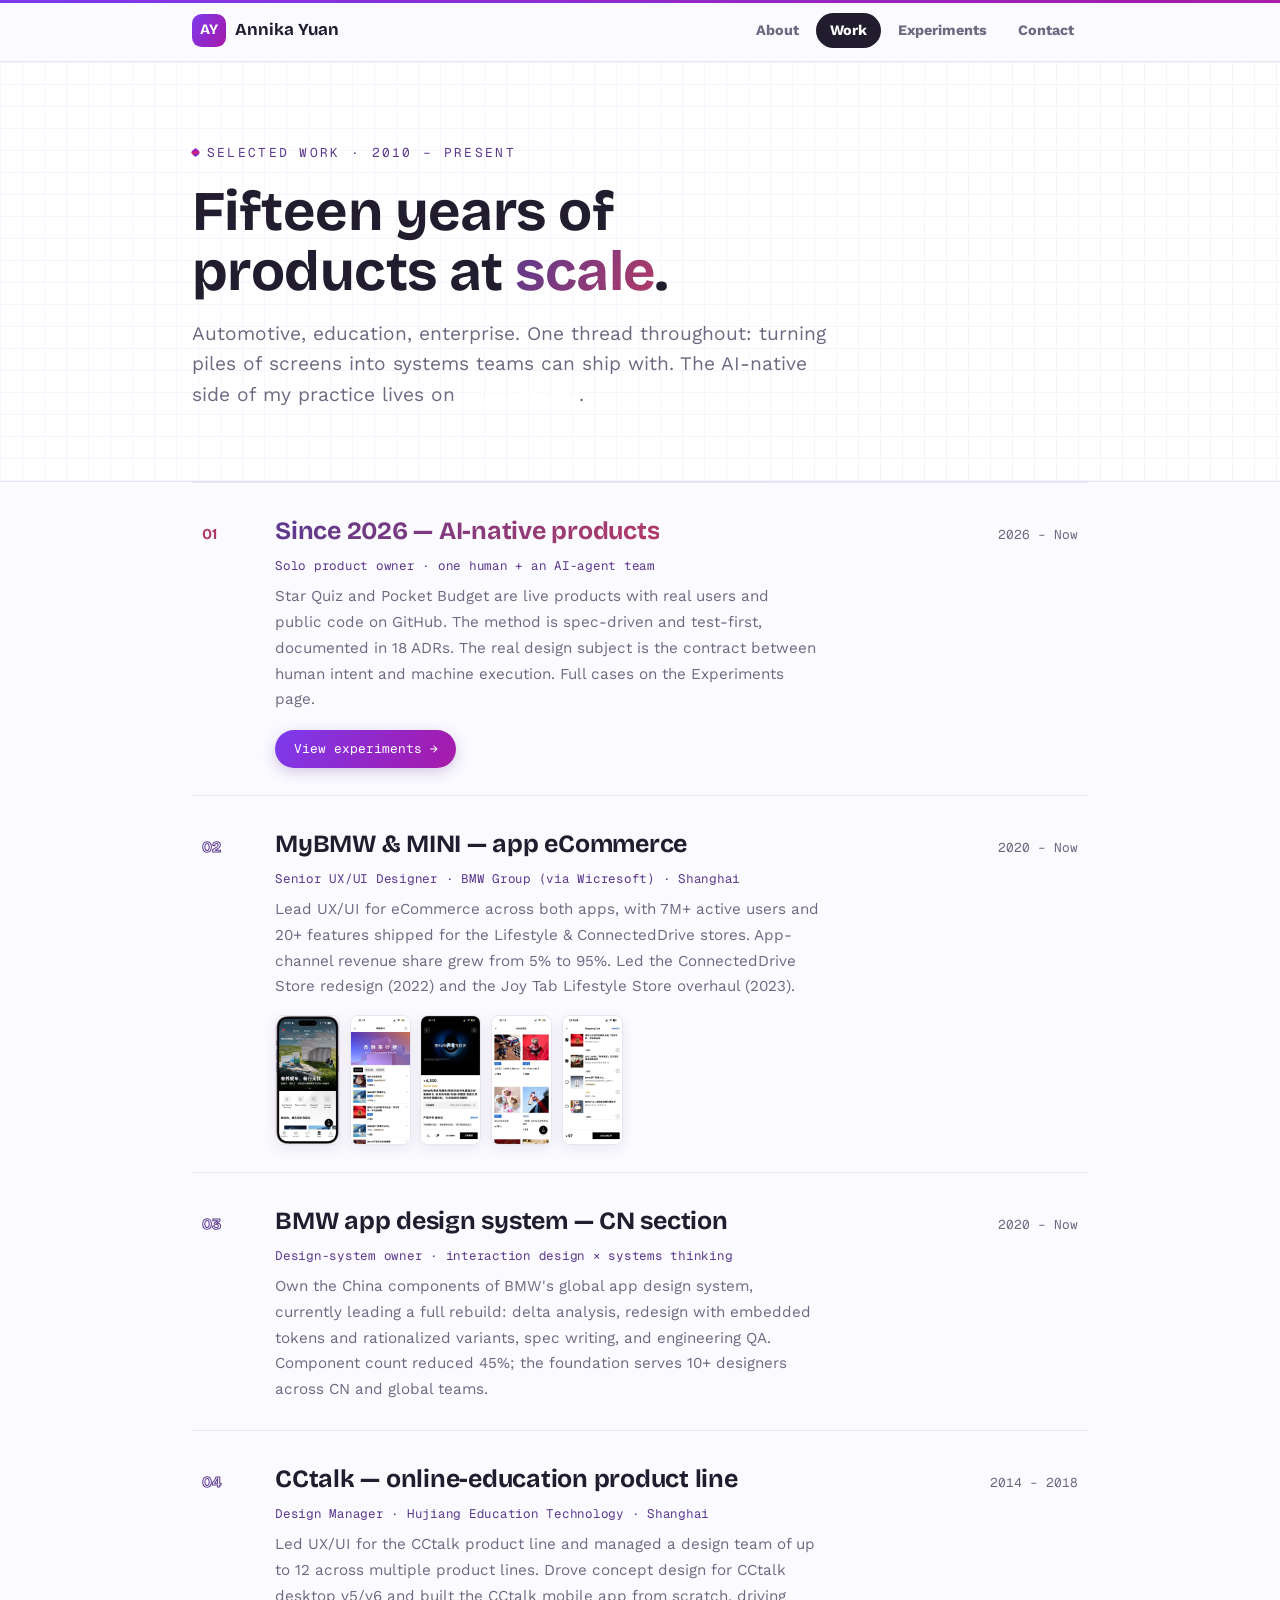
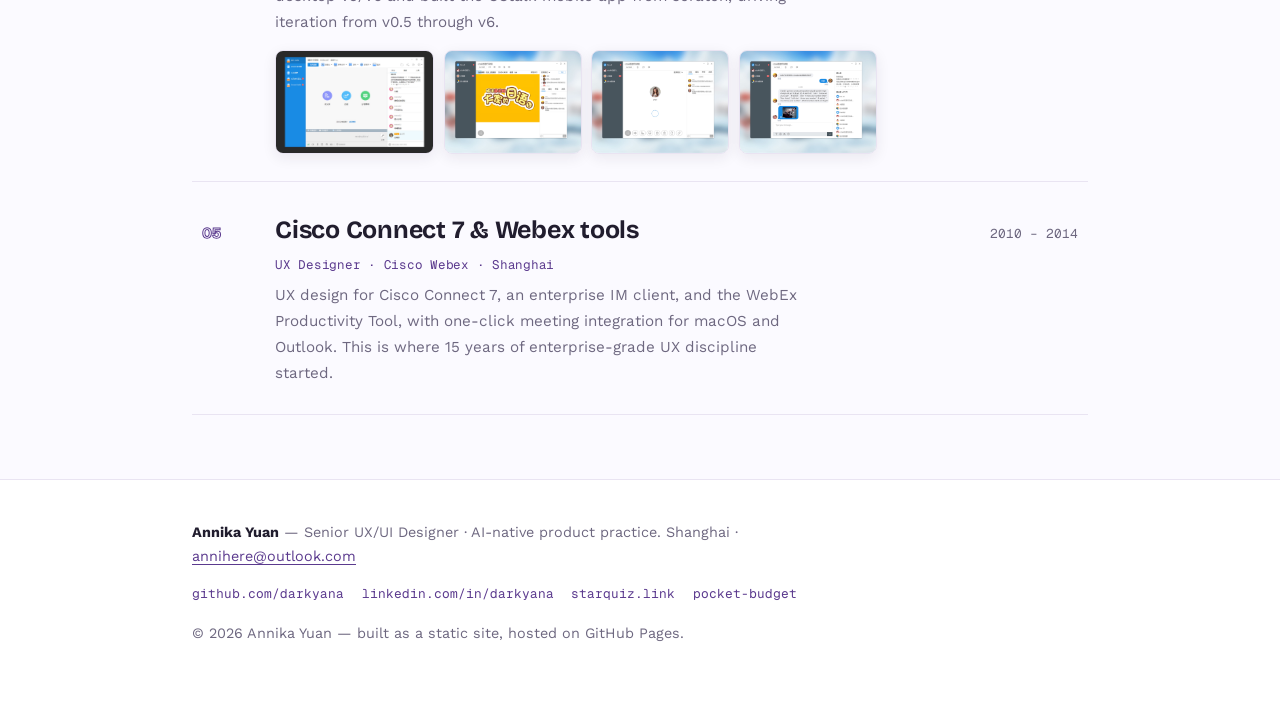
<file: work.html>
<!DOCTYPE html>
<html lang="en">
<head>
  <meta charset="UTF-8">
  <meta name="viewport" content="width=device-width, initial-scale=1">
  <title>Work — Annika Yuan</title>
  <meta name="description" content="Selected product and UX/UI work by Annika Yuan: eCommerce for MyBMW / MINI apps at BMW Group, CCtalk at Hujiang, and Cisco Webex.">
  <link rel="stylesheet" href="styles.css">
  <link rel="icon" href="data:image/svg+xml,%3Csvg xmlns='http://www.w3.org/2000/svg' viewBox='0 0 32 32'%3E%3Crect width='32' height='32' rx='7' fill='%235b3a8e'/%3E%3Ctext x='16' y='21.5' font-family='Arial' font-weight='700' font-size='13' fill='white' text-anchor='middle'%3EAY%3C/text%3E%3C/svg%3E">
  <script>document.documentElement.classList.add('js')</script>
</head>
<body>

  <header class="site-header">
    <div class="inner">
      <a class="monogram" href="index.html" aria-label="Annika Yuan"><span class="badge">AY</span><span class="name">Annika Yuan</span></a>
      <nav class="site-nav" aria-label="Main">
        <a href="index.html">About</a>
        <a href="work.html" aria-current="page">Work</a>
        <a href="experiments.html">Experiments</a>
        <a href="contact.html">Contact</a>
      </nav>
    </div>
  </header>

  <main>
    <section class="hero" style="padding:clamp(3.5rem,8vw,5rem) 0 clamp(2.5rem,6vw,3.5rem)">
      <div class="wrap">
        <p class="kicker"><span class="dot"></span>Selected Work · 2010 – Present</p>
        <h1>Fifteen years of<br>products at <span class="hl-grad">scale</span>.</h1>
        <p class="subtitle">
          Automotive, education, enterprise. One thread throughout: turning piles of screens into
          systems teams can ship with. The AI-native side of my practice lives on
          <a href="experiments.html" style="color:#fff;text-decoration:underline">Experiments</a>.
        </p>
      </div>
    </section>

    <section class="wrap">
      <div class="project-list reveal">

        <a class="project-row project-row--featured" href="experiments.html" style="--row-accent:#5b3a8e">
          <span class="p-index">01</span>
          <span>
            <span class="p-name">Since 2026 — AI-native products</span>
            <span class="p-role">Solo product owner · one human + an AI-agent team</span>
            <p class="p-blurb">
              Star Quiz and Pocket Budget are live products with real users and public code on
              GitHub. The method is spec-driven and test-first, documented in 18 ADRs. The real
              design subject is the contract between human intent and machine execution. Full
              cases on the Experiments page.
            </p>
            <span class="btn-grad">View experiments →</span>
          </span>
          <span class="p-meta">2026 – Now</span>
        </a>

        <article class="project-row" style="--row-accent:#6d4c9f">
          <span class="p-index">02</span>
          <span>
            <span class="p-name">MyBMW &amp; MINI — app eCommerce</span>
            <span class="p-role">Senior UX/UI Designer · BMW Group (via Wicresoft) · Shanghai</span>
            <p class="p-blurb">
              Lead UX/UI for eCommerce across both apps, with 7M+ active users and 20+ features
              shipped for the Lifestyle &amp; ConnectedDrive stores. App-channel revenue share grew
              from 5% to 95%. Led the ConnectedDrive Store redesign (2022) and the Joy Tab Lifestyle
              Store overhaul (2023).
            </p>
            <span class="thumbs">
              <img src="assets/work/bmw-ds-1.jpg" alt="BMW app design system component sheet" loading="lazy">
              <img src="assets/work/bmw-app-1.jpg" alt="MyBMW / MINI app eCommerce screen" loading="lazy">
              <img src="assets/work/bmw-app-2.jpg" alt="MyBMW / MINI app eCommerce screen" loading="lazy">
              <img src="assets/work/bmw-app-3.jpg" alt="MyBMW / MINI app eCommerce screen" loading="lazy">
              <img src="assets/work/bmw-app-4.jpg" alt="MyBMW / MINI app eCommerce screen" loading="lazy">
            </span>
          </span>
          <span class="p-meta">2020 – Now</span>
        </article>

        <article class="project-row" style="--row-accent:#8a63c2">
          <span class="p-index">03</span>
          <span>
            <span class="p-name">BMW app design system — CN section</span>
            <span class="p-role">Design-system owner · interaction design × systems thinking</span>
            <p class="p-blurb">
              Own the China components of BMW's global app design system, currently leading a full
              rebuild: delta analysis, redesign with embedded tokens and rationalized variants, spec
              writing, and engineering QA. Component count reduced 45%; the foundation serves 10+
              designers across CN and global teams.
            </p>
          </span>
          <span class="p-meta">2020 – Now</span>
        </article>

        <article class="project-row" style="--row-accent:#c2497c">
          <span class="p-index">04</span>
          <span>
            <span class="p-name">CCtalk — online-education product line</span>
            <span class="p-role">Design Manager · Hujiang Education Technology · Shanghai</span>
            <p class="p-blurb">
              Led UX/UI for the CCtalk product line and managed a design team of up to 12 across
              multiple product lines. Drove concept design for CCtalk desktop v5/v6 and built
              the CCtalk mobile app from scratch, driving iteration from v0.5 through v6.
            </p>
            <span class="thumbs">
              <img class="wide" src="assets/work/cctalk-overview.jpg" alt="CCtalk product interface overview" loading="lazy">
              <img class="wide" src="assets/work/cctalk-ppt.jpg" alt="CCtalk group class — PPT mode" loading="lazy">
              <img class="wide" src="assets/work/cctalk-voice.jpg" alt="CCtalk group class — voice mode" loading="lazy">
              <img class="wide" src="assets/work/cctalk-discussion.jpg" alt="CCtalk group class — discussion mode" loading="lazy">
            </span>
          </span>
          <span class="p-meta">2014 – 2018</span>
        </article>

        <article class="project-row" style="--row-accent:#4a7bb5">
          <span class="p-index">05</span>
          <span>
            <span class="p-name">Cisco Connect 7 &amp; Webex tools</span>
            <span class="p-role">UX Designer · Cisco Webex · Shanghai</span>
            <p class="p-blurb">
              UX design for Cisco Connect 7, an enterprise IM client, and the WebEx Productivity
              Tool, with one-click meeting integration for macOS and Outlook. This is where 15
              years of enterprise-grade UX discipline started.
            </p>
          </span>
          <span class="p-meta">2010 – 2014</span>
        </article>

      </div>
    </section>
  </main>

  <footer class="site-footer">
    <div class="inner">
      <p class="credit">
        <strong>Annika Yuan</strong> — Senior UX/UI Designer · AI-native product practice.
        Shanghai · <a href="mailto:annihere@outlook.com">annihere@outlook.com</a>
      </p>
      <div class="foot-links">
        <a href="https://github.com/darkyana">github.com/darkyana</a>
        <a href="https://linkedin.com/in/darkyana">linkedin.com/in/darkyana</a>
        <a href="https://starquiz.link">starquiz.link</a>
        <a href="https://darkyana.github.io/pocket-budget/">pocket-budget</a>
      </div>
      <p class="note" style="margin-top:1rem">© <span id="year">2026</span> Annika Yuan — built as a static site, hosted on GitHub Pages.</p>
    </div>
  </footer>

  <script>
    document.getElementById('year').textContent = new Date().getFullYear();

    const reduced = matchMedia('(prefers-reduced-motion: reduce)').matches;
    const items = document.querySelectorAll('.reveal');
    if (reduced || !('IntersectionObserver' in window)) {
      items.forEach(el => el.classList.add('is-in'));
    } else {
      const io = new IntersectionObserver(entries => {
        entries.forEach(e => {
          if (e.isIntersecting) { e.target.classList.add('is-in'); io.unobserve(e.target); }
        });
      }, { threshold: 0.15 });
      items.forEach(el => io.observe(el));
    }

    /* Cursor spotlight over the hero grid */
    (() => {
      const hero = document.querySelector('.hero');
      if (!hero) return;
      const reduced = matchMedia('(prefers-reduced-motion: reduce)').matches;
      let tx = -999, ty = -999, cx = -999, cy = -999;
      hero.addEventListener('pointermove', e => {
        const r = hero.getBoundingClientRect();
        tx = e.clientX - r.left;
        ty = e.clientY - r.top;
      });
      hero.addEventListener('pointerleave', () => { tx = -999; ty = -999; });
      (function tick() {
        if (reduced) { cx = tx; cy = ty; }
        else {
          cx += (tx - cx) * 0.14;
          cy += (ty - cy) * 0.14;
          if (Math.abs(tx - cx) < 0.1 && Math.abs(ty - cy) < 0.1) { cx = tx; cy = ty; }
        }
        hero.style.setProperty('--mx', cx.toFixed(1) + 'px');
        hero.style.setProperty('--my', cy.toFixed(1) + 'px');
        requestAnimationFrame(tick);
      })();
    })();
  </script>
</body>
</html>
</file>
<file: styles.css>
/* ------------------------------------------------------------------
   Annika Yuan — portfolio
   Design language from 202610 studio docs:
   Bricolage Grotesque / Work Sans / Geist Mono · purple × pink · bright
   ------------------------------------------------------------------ */

@font-face { font-family: 'Bricolage Grotesque'; src: url('fonts/BricolageGrotesque-Bold.ttf') format('truetype'); font-weight: 700; font-display: swap; }
@font-face { font-family: 'Work Sans'; src: url('fonts/WorkSans-Regular.ttf') format('truetype'); font-weight: 400; font-display: swap; }
@font-face { font-family: 'Work Sans'; src: url('fonts/WorkSans-Bold.ttf') format('truetype'); font-weight: 700; font-display: swap; }
@font-face { font-family: 'Work Sans'; src: url('fonts/WorkSans-Italic.ttf') format('truetype'); font-weight: 400; font-style: italic; font-display: swap; }
@font-face { font-family: 'Geist Mono'; src: url('fonts/GeistMono-Regular.ttf') format('truetype'); font-weight: 400; font-display: swap; }

:root {
  --bg: #fbfaff;
  --bg2: #ffffff;
  --ink: #211d2e;
  --muted: #6e6880;
  --rule: #e9e4f2;
  --accent: #5b3a8e;          /* deep plum — 8.3:1 on paper */
  --accent-soft: #ede7f6;
  --accent2: #b23a67;         /* rose — 5.5:1 on paper */
  /* Living gradient: every stop keeps white text ≥4.6:1 (large text) */
  --grad: linear-gradient(120deg, #7c3aed 0%, #a21caf 30%, #db2777 55%, #6d28d9 80%, #7c3aed 100%);

  --font-display: 'Bricolage Grotesque', 'PingFang SC', sans-serif;
  --font-body: 'Work Sans', 'PingFang SC', 'Helvetica Neue', sans-serif;
  --font-mono: 'Geist Mono', 'SF Mono', monospace;

  --maxw: 60rem;
  --gutter: clamp(1.25rem, 4vw, 2rem);
}

* { margin: 0; padding: 0; box-sizing: border-box; }

html { scroll-behavior: smooth; }

body {
  font-family: var(--font-body);
  background: var(--bg);
  color: var(--ink);
  font-size: 16px;
  line-height: 1.7;
  -webkit-font-smoothing: antialiased;
  overflow-x: clip; /* full-bleed hover fills may extend past the viewport; clip (not hidden) keeps sticky header intact */
}

::selection { background: #e6daf5; color: var(--ink); }

a { color: var(--accent); text-underline-offset: 0.2em; }
a:hover { color: var(--accent2); }

h1, h2, h3, h4 {
  font-family: var(--font-display);
  font-weight: 700;
  line-height: 1.15;
  letter-spacing: -0.01em;
  text-wrap: balance;
}

img { max-width: 100%; display: block; }

/* --- Chrome -------------------------------------------------------- */

.site-header {
  position: sticky;
  top: 0;
  z-index: 10;
  background: color-mix(in srgb, var(--bg) 86%, transparent);
  backdrop-filter: blur(8px);
  border-bottom: 1px solid var(--rule);
}

/* Living signature line across the top of every page */
.site-header::before {
  content: "";
  position: absolute;
  top: 0;
  left: 0;
  right: 0;
  height: 3px;
  background-image: var(--grad);
}

.site-header .inner {
  max-width: var(--maxw);
  margin: 0 auto;
  padding: 0.8rem var(--gutter);
  display: flex;
  align-items: center;
  justify-content: space-between;
  gap: 1rem;
}

.monogram {
  display: inline-flex;
  align-items: center;
  gap: 0.6rem;
  text-decoration: none;
  color: var(--ink);
  font-family: var(--font-display);
  font-weight: 700;
  font-size: 1.05rem;
}

.monogram .badge {
  width: 2.1rem;
  height: 2.1rem;
  display: grid;
  place-items: center;
  background: var(--grad);
  color: #fff;
  border-radius: 0.6rem;
  font-size: 0.9rem;
  transition: transform 0.25s ease, border-radius 0.25s ease;
}

.monogram:hover { color: var(--accent); }
.monogram:hover .badge { transform: rotate(-8deg); border-radius: 50%; }

.site-nav { display: flex; gap: 0.25rem; }

.site-nav a {
  font-family: var(--font-body);
  font-weight: 700;
  font-size: 0.9rem;
  text-decoration: none;
  color: var(--muted);
  padding: 0.35rem 0.85rem;
  border-radius: 999px;
  transition: background 0.2s ease, color 0.2s ease;
}

.site-nav a:hover { background: var(--accent-soft); color: var(--accent); }
.site-nav a[aria-current="page"] { background: var(--ink); color: #fff; }

/* --- Layout -------------------------------------------------------- */

.wrap {
  max-width: var(--maxw);
  margin: 0 auto;
  padding: 0 var(--gutter);
}

section { padding: 3.25rem 0 1rem; }

.kicker {
  font-family: var(--font-mono);
  font-size: 0.8rem;
  letter-spacing: 0.18em;
  text-transform: uppercase;
  color: var(--accent);
  margin-bottom: 1rem;
}

.kicker .dot {
  display: inline-block;
  width: 0.55em;
  height: 0.55em;
  border-radius: 2px;
  background: var(--grad);
  margin-right: 0.6em;
  transform: translateY(-1px) rotate(45deg);
}

.sec-head { display: flex; align-items: baseline; gap: 1rem; margin: 2.75rem 0 0.5rem; }
.sec-num {
  font-family: var(--font-display);
  font-size: clamp(2.2rem, 5vw, 2.75rem);
  font-weight: 700;
  color: transparent;
  -webkit-text-stroke: 1.5px var(--accent);
  line-height: 1;
}
h2 { font-size: clamp(1.5rem, 3.5vw, 1.9rem); }
.sec-rule { border: none; border-top: 1px solid var(--rule); margin: 1.4rem 0 1.75rem; }

h3 { font-size: 1.15rem; color: var(--accent); margin: 1.75rem 0 0.6rem; }
p { margin-bottom: 0.9rem; }
.note { color: var(--muted); font-size: 0.9rem; }

/* --- Hero — white sheet with a gradient-dyed line grid ----------------
   Base grid at 5% + a cursor spotlight (90% peak) that trails the pointer.
   Text and buttons sit ABOVE the grid (.wrap z-index). */

.hero {
  position: relative;
  background: #ffffff;
  color: var(--ink);
  padding: clamp(3.5rem, 9vw, 5.5rem) 0;
  border-bottom: 1px solid var(--rule);
}

.hero .wrap { position: relative; z-index: 1; }

.hero .kicker { color: var(--accent); margin-bottom: 1.1rem; }
.hero .kicker .dot { background: var(--grad); }

.hero h1 {
  font-size: clamp(2.35rem, 6vw, 3.5rem);
  line-height: 1.08;
}

.hl-grad {
  background-image: linear-gradient(120deg, #5b3a8e, #b23a67);
  -webkit-background-clip: text;
  background-clip: text;
  -webkit-text-fill-color: transparent;
}

.hero .subtitle {
  margin-top: 1rem;
  font-size: clamp(1.05rem, 2vw, 1.2rem);
  line-height: 1.6;
  color: var(--muted);
  max-width: 40rem;
}

.hero .subtitle strong { color: var(--ink); font-weight: 700; }

.hero-links { display: flex; flex-wrap: wrap; gap: 0.6rem; margin-top: 1.75rem; }

.hero-links a {
  font-family: var(--font-mono);
  font-size: 0.8rem;
  color: var(--ink);
  text-decoration: none;
  background: transparent;
  border: 1px solid color-mix(in srgb, var(--ink) 45%, transparent);
  border-radius: 20px;
  padding: 0.45rem 1rem;
  transition: background 0.15s, border-color 0.15s, color 0.15s;
}

.hero-links a:hover {
  background: var(--accent-soft);
  border-color: var(--accent);
  color: var(--accent);
}

/* Base grid: the drifting gradient, masked into 1px lines at 5% */
.hero::before {
  content: "";
  position: absolute;
  inset: 0;
  pointer-events: none;
  background-image: linear-gradient(120deg, #7c3aed 0%, #a21caf 30%, #db2777 55%, #6d28d9 80%, #7c3aed 100%);
  background-size: 300% 300%;
  animation: living-shift 40s ease-in-out infinite;
  -webkit-mask-image:
    linear-gradient(#000 1px, transparent 1px),
    linear-gradient(90deg, #000 1px, transparent 1px);
  mask-image:
    linear-gradient(#000 1px, transparent 1px),
    linear-gradient(90deg, #000 1px, transparent 1px);
  -webkit-mask-size: 22px 22px;
  mask-size: 22px 22px;
  opacity: 0.05;
}

/* Cursor spotlight: the same grid, brighter inside a circle that trails the pointer */
.hero::after {
  content: "";
  position: absolute;
  inset: 0;
  pointer-events: none;
  background-image: linear-gradient(120deg, #7c3aed 0%, #a21caf 30%, #db2777 55%, #6d28d9 80%, #7c3aed 100%);
  background-size: 300% 300%;
  animation: living-shift 40s ease-in-out infinite;
  -webkit-mask-image:
    radial-gradient(circle 170px at var(--mx, -999px) var(--my, -999px), #000 0%, rgba(0, 0, 0, 0.55) 40%, transparent 68%),
    linear-gradient(#000 1px, transparent 1px),
    linear-gradient(90deg, #000 1px, transparent 1px);
  mask-image:
    radial-gradient(circle 170px at var(--mx, -999px) var(--my, -999px), #000 0%, rgba(0, 0, 0, 0.55) 40%, transparent 68%),
    linear-gradient(#000 1px, transparent 1px),
    linear-gradient(90deg, #000 1px, transparent 1px);
  -webkit-mask-size: 100% 100%, 22px 22px, 22px 22px;
  mask-size: 100% 100%, 22px 22px, 22px 22px;
  -webkit-mask-composite: source-in;
  mask-composite: intersect;
  opacity: 0.9;
}

/* --- Stat grid ----------------------------------------------------- */

.stat-grid {
  display: grid;
  grid-template-columns: repeat(4, 1fr);
  gap: 0.9rem;
  margin: 1.75rem 0 0.5rem;
}

.stat {
  background: var(--bg2);
  border: 1px solid var(--rule);
  border-radius: 12px;
  padding: 1.1rem 1rem;
  text-align: left;
}

.stat .num {
  font-family: var(--font-display);
  font-size: 1.9rem;
  font-weight: 700;
  color: var(--accent); /* fallback */
  background-image: linear-gradient(120deg, #5b3a8e, #b23a67);
  -webkit-background-clip: text;
  background-clip: text;
  -webkit-text-fill-color: transparent;
  line-height: 1.1;
}

.stat .label { font-size: 0.8rem; color: var(--muted); margin-top: 0.35rem; line-height: 1.45; }

.stat-grid.cols-3 { grid-template-columns: repeat(3, 1fr); }

@media (max-width: 34rem) {
  .stat-grid.cols-3 { grid-template-columns: 1fr; }
}

/* --- Chips ---------------------------------------------------------- */

.chips { display: flex; flex-wrap: wrap; gap: 0.5rem; margin: 0.9rem 0 0.35rem; }

.chip {
  font-family: var(--font-mono);
  font-size: 0.78rem;
  color: var(--accent);
  background: var(--bg2);
  border: 1px solid var(--rule);
  border-radius: 20px;
  padding: 0.3rem 0.8rem;
}

.chip.pink { color: var(--accent2); border-color: #f3d6e2; }

/* --- Two-column about ----------------------------------------------- */

.two-col {
  display: grid;
  grid-template-columns: 3fr 2fr;
  gap: clamp(2rem, 6vw, 4rem);
  align-items: start;
}

.now-card {
  background: var(--bg2);
  border: 1px solid var(--rule);
  border-radius: 12px;
  padding: 1.4rem 1.5rem;
  box-shadow: 0 14px 34px rgba(109, 76, 159, 0.1);
}

.now-card h2 {
  font-size: 0.85rem;
  font-family: var(--font-mono);
  font-weight: 400;
  letter-spacing: 0.16em;
  text-transform: uppercase;
  color: var(--accent2);
  margin-bottom: 0.9rem;
}

.now-card ul { padding-left: 1.1rem; }
.now-card li { margin: 0.5em 0; font-size: 0.95rem; }
.now-card li::marker { color: var(--accent); }

.dogs {
  margin-top: 2.25rem;
  display: flex;
  align-items: center;
  gap: 1rem;
  padding: 1rem 1.4rem;
  border-radius: 12px;
  background: var(--bg2);
  border: 1px solid var(--rule);
  font-size: 0.95rem;
}

.dogs .paws { font-size: 1.4rem; letter-spacing: 0.2em; }

/* --- Work: editorial rows ------------------------------------------- */

.project-list { border-top: 1px solid var(--rule); }

.project-row {
  display: grid;
  grid-template-columns: 3.2rem 1fr auto;
  gap: 1.4rem;
  align-items: baseline;
  padding: 1.7rem 0.6rem;
  border-bottom: 1px solid var(--rule);
  text-decoration: none;
  color: var(--ink);
  position: relative;
  z-index: 0;
  transition: padding-left 0.25s ease;
}

.project-row::before {
  content: "";
  position: absolute;
  top: 0;
  bottom: 0;
  left: calc(50% - 50vw);   /* full-bleed: fill spans the viewport, edge to edge */
  right: calc(50% - 50vw);
  background: linear-gradient(120deg,
    var(--row-accent, var(--accent)) 0%,
    color-mix(in srgb, var(--row-accent, var(--accent)) 55%, var(--accent2)) 100%);
  transform: scaleY(0);
  transform-origin: bottom;
  transition: transform 0.28s cubic-bezier(0.2, 0.8, 0.2, 1);
  z-index: -1;
}

.project-row:hover { padding-left: 1.4rem; }
.project-row:hover::before { transform: scaleY(1); }
.project-row:hover, .project-row:hover .p-meta, .project-row:hover .p-index { color: #fff; }
.project-row:hover .p-index { -webkit-text-stroke: 0; } /* solid white on the fill, no outline */
.project-row:hover .p-blurb { color: rgba(255, 255, 255, 0.88); }

.p-index {
  font-family: var(--font-display);
  font-weight: 700;
  font-size: 0.95rem;
  color: transparent;
  -webkit-text-stroke: 1px var(--accent);
}

.p-name {
  font-family: var(--font-display);
  font-size: clamp(1.25rem, 3vw, 1.55rem);
  font-weight: 700;
  letter-spacing: -0.01em;
}

.p-role {
  font-family: var(--font-mono);
  font-size: 0.78rem;
  letter-spacing: 0.06em;
  color: var(--accent);
  display: block;
  margin-top: 0.15rem;
}

.project-row:hover .p-role { color: rgba(255, 255, 255, 0.9); }

.p-blurb {
  margin: 0.5rem 0 0;
  max-width: 34rem;
  color: var(--muted);
  font-size: 0.95rem;
}

.p-meta {
  font-family: var(--font-mono);
  font-size: 0.8rem;
  color: var(--muted);
  text-align: right;
  white-space: nowrap;
}

/* Featured row (AI-native, links to Experiments): gradient title, solid index */
.project-row--featured .p-name {
  background-image: linear-gradient(120deg, #5b3a8e, #b23a67);
  -webkit-background-clip: text;
  background-clip: text;
  -webkit-text-fill-color: transparent;
}

.project-row--featured:hover .p-name {
  background-image: none;
  -webkit-text-fill-color: #fff; /* gradient text would vanish on the hover fill */
}

.project-row--featured .p-index {
  -webkit-text-stroke: 0;
  color: var(--accent2);
}

/* Thumbnail strip under a project row */
.thumbs {
  display: flex;
  flex-wrap: wrap;
  gap: 0.6rem;
  margin-top: 0.9rem;
  max-width: 42rem;
}

.thumbs img {
  height: 130px;
  width: auto;
  border-radius: 8px;
  border: 1px solid var(--rule);
  box-shadow: 0 4px 14px rgba(33, 29, 46, 0.08);
  transition: transform 0.2s ease, box-shadow 0.2s ease;
}

.thumbs img.wide { height: 104px; }

.thumbs img:hover { transform: translateY(-3px); box-shadow: 0 8px 20px rgba(33, 29, 46, 0.16); }

/* Primary gradient button (featured row CTA) */
.btn-grad {
  display: inline-block;
  margin-top: 1.05rem;
  font-family: var(--font-mono);
  font-size: 0.8rem;
  color: #fff;
  background: var(--grad);
  background-size: 300% 300%;
  animation: living-shift 16s ease-in-out infinite;
  border-radius: 20px;
  padding: 0.5rem 1.15rem;
  box-shadow: 0 4px 14px rgba(91, 58, 142, 0.25);
  transition: transform 0.2s ease, box-shadow 0.2s ease;
}

.project-row--featured:hover .btn-grad { transform: translateY(-2px); box-shadow: 0 8px 20px rgba(91, 58, 142, 0.35); }

/* --- Cross-link banner ---------------------------------------------- */

.crosslink {
  display: flex;
  flex-wrap: wrap;
  align-items: center;
  justify-content: space-between;
  gap: 1rem;
  margin-top: 2.25rem;
  padding: 1.4rem 1.6rem;
  border-radius: 12px;
  background: var(--grad);
  color: #fff;
  text-decoration: none;
  transition: transform 0.2s ease, box-shadow 0.2s ease;
}

.crosslink:hover { transform: translate(-2px, -2px); box-shadow: 6px 6px 0 rgba(109, 76, 159, 0.35); color: #fff; }

.crosslink .t {
  font-family: var(--font-display);
  font-weight: 700;
  font-size: 1.15rem;
}

.crosslink .d { font-size: 0.9rem; color: rgba(255, 255, 255, 0.9); margin-top: 0.2rem; }
.crosslink .go {
  font-family: var(--font-mono);
  font-size: 0.85rem;
  border: 1px solid rgba(255, 255, 255, 0.6);
  border-radius: 20px;
  padding: 0.45rem 1.1rem;
  white-space: nowrap;
}

/* --- Case study blocks (Experiments) ---------------------------------- */

.case-links { display: flex; flex-wrap: wrap; gap: 0.5rem; margin: 0.25rem 0 0.5rem; }

.case-links a {
  font-family: var(--font-mono);
  font-size: 0.78rem;
  text-decoration: none;
  color: var(--accent);
  border: 1px solid var(--accent);
  border-radius: 20px;
  padding: 0.25rem 0.85rem;
  transition: all 0.15s;
}

.case-links a:hover { background: var(--accent); color: #fff; }

.figure-row {
  display: flex;
  gap: 1.75rem;
  margin: 1.9rem 0 0.5rem;
  justify-content: center;
  flex-wrap: wrap;
}

figure.phone { margin: 0; text-align: center; }

.phone-frame {
  width: 264px;
  border-radius: 38px;
  border: 1px solid var(--rule);
  background: var(--bg2);
  padding: 10px;
  box-shadow: 0 18px 44px rgba(80, 50, 130, 0.16);
}

.phone-frame .screen { border-radius: 30px; overflow: hidden; border: 1px solid var(--rule); }
.phone-frame img { width: 100%; height: auto; }
figure.phone figcaption { font-size: 0.82rem; color: var(--muted); margin-top: 0.75rem; }

/* --- Cards ---------------------------------------------------------- */

.card-grid { display: grid; grid-template-columns: 1fr 1fr; gap: 1rem; margin: 1.25rem 0 0.5rem; }

.card {
  background: var(--bg2);
  border: 1px solid var(--rule);
  border-radius: 12px;
  padding: 1.25rem 1.4rem;
}

.card h4 { font-size: 0.98rem; margin-bottom: 0.5rem; }
.card p, .card li { font-size: 0.9rem; color: var(--muted); line-height: 1.6; }
.card ul { padding-left: 1.1rem; }
.card li { margin-bottom: 0.35rem; }
.card li strong, .card p strong { color: var(--ink); }

/* --- Callout ---------------------------------------------------------- */

.callout {
  border-left: 4px solid var(--accent2);
  background: var(--bg2);
  border-radius: 0 12px 12px 0;
  padding: 1.1rem 1.4rem;
  margin: 1.5rem 0;
}

.callout p { margin: 0; font-size: 0.95rem; }

.callout .who {
  font-family: var(--font-mono);
  font-size: 0.75rem;
  letter-spacing: 0.14em;
  text-transform: uppercase;
  color: var(--accent2);
  margin-bottom: 0.4rem;
}

/* --- Money-type table -------------------------------------------------- */

.table-wrap {
  overflow-x: auto;
  margin: 1.1rem 0 0.5rem;
  border: 1px solid var(--rule);
  border-radius: 12px;
  background: var(--bg2);
}

table { border-collapse: collapse; width: 100%; min-width: 34rem; font-size: 0.9rem; }

th {
  text-align: left;
  font-family: var(--font-display);
  font-size: 0.83rem;
  letter-spacing: 0.04em;
  color: var(--accent);
  border-bottom: 2px solid var(--rule);
  padding: 0.7rem 1rem;
}

td { padding: 0.65rem 1rem; border-bottom: 1px solid var(--rule); vertical-align: top; }
tr:last-child td { border-bottom: none; }
td:first-child { font-weight: 700; white-space: nowrap; }
td .cn, .cn { color: var(--muted); font-weight: 400; }

/* --- Studio experiment grid -------------------------------------------- */

.exp-grid { display: grid; grid-template-columns: 1fr 1fr; gap: 0.9rem; margin: 1.4rem 0 0.5rem; }

.exp {
  background: var(--bg2);
  border: 1px solid var(--rule);
  border-radius: 12px;
  padding: 1.1rem 1.25rem;
  transition: transform 0.2s ease, box-shadow 0.2s ease;
}

.exp:hover { transform: translate(-2px, -2px); box-shadow: 5px 5px 0 var(--accent-soft); }

.exp .exp-name { font-family: var(--font-mono); font-size: 0.88rem; color: var(--accent); margin-bottom: 0.3rem; }
.exp p { font-size: 0.88rem; color: var(--muted); margin: 0; line-height: 1.6; }

/* --- Flow strip (pipeline / iteration steps) --------------------------- */

.flow {
  display: flex;
  flex-wrap: wrap;
  align-items: stretch;
  gap: 0.6rem;
  margin: 1.4rem 0 0.5rem;
}

.flow .step {
  display: flex;
  flex-direction: column;
  gap: 0.1rem;
  flex: 1;
  min-width: 8.2rem;
  background: var(--bg2);
  border: 1px solid var(--rule);
  border-radius: 12px;
  padding: 0.75rem 0.95rem 0.85rem;
}

.flow .step small {
  font-family: var(--font-mono);
  font-size: 0.66rem;
  letter-spacing: 0.1em;
  color: var(--muted);
}

.flow .step b { font-family: var(--font-display); font-weight: 700; font-size: 0.95rem; }
.flow .step i { font-style: normal; font-size: 0.8rem; color: var(--muted); line-height: 1.45; }

.flow .step.hot { border-color: var(--accent); background: var(--accent-soft); }
.flow .step.hot small, .flow .step.hot i { color: var(--accent); }

.flow .arr { align-self: center; color: var(--accent); font-size: 1.05rem; flex: 0 0 auto; }

/* --- Icon tiles (money types, contract items) -------------------------- */

.tiles { display: grid; grid-template-columns: repeat(4, 1fr); gap: 1rem; margin: 1.25rem 0 0.5rem; }

.tile {
  background: var(--bg2);
  border: 1px solid var(--rule);
  border-radius: 12px;
  padding: 1.1rem 1.2rem;
}

.tile svg {
  width: 22px;
  height: 22px;
  stroke: var(--accent);
  fill: none;
  stroke-width: 1.7;
  stroke-linecap: round;
  stroke-linejoin: round;
  margin-bottom: 0.55rem;
}

.tile h4 { font-size: 0.95rem; margin-bottom: 0.3rem; }
.tile p { font-size: 0.85rem; color: var(--muted); margin: 0; line-height: 1.55; }
.tile p strong { color: var(--ink); }

@media (max-width: 56rem) {
  .tiles { grid-template-columns: repeat(2, 1fr); }
  .flow .arr { display: none; }
  .flow .step { min-width: 9.5rem; }
}

@media (max-width: 34rem) {
  .tiles { grid-template-columns: 1fr; }
}

/* --- Footer ------------------------------------------------------------ */

.site-footer {
  margin-top: 4rem;
  background: var(--bg2);
  border-top: 1px solid var(--rule);
  padding: 2.5rem 0 3rem;
}

.site-footer .inner {
  max-width: var(--maxw);
  margin: 0 auto;
  padding: 0 var(--gutter);
}

.site-footer .credit { font-size: 0.9rem; color: var(--muted); max-width: 44rem; }
.site-footer .credit strong { color: var(--ink); }

.foot-links { display: flex; flex-wrap: wrap; gap: 1.1rem; margin-top: 0.9rem; }

.foot-links a {
  font-family: var(--font-mono);
  font-size: 0.8rem;
  color: var(--accent);
  text-decoration: none;
}

.foot-links a:hover { color: var(--accent2); text-decoration: underline; }

/* --- Motion ------------------------------------------------------------ */

/* Living gradient: small surfaces flow slowly; the hero grid drifts on its own clock */
.monogram .badge,
.kicker .dot,
.crosslink,
.site-header::before {
  background-size: 300% 300%;
  animation: living-shift 16s ease-in-out infinite;
}

@keyframes living-shift {
  0%, 100% { background-position: 0% 50%; }
  50%      { background-position: 100% 50%; }
}

/* Progressive enhancement: content is visible by default; only hide it for
   reveal animation once JS is confirmed running (html.js). No-JS browsers,
   link previews, and print all see full content. */
.js .reveal {
  opacity: 0;
  transform: translateY(14px);
  transition: opacity 0.5s ease, transform 0.5s ease;
}

.reveal.is-in { opacity: 1; transform: none; }

@media print {
  .reveal { opacity: 1 !important; transform: none !important; }
}

@media (prefers-reduced-motion: reduce) {
  html { scroll-behavior: auto; }
  .js .reveal { opacity: 1; transform: none; transition: none; }
  .hero::before, .hero::after, .btn-grad,
  .monogram .badge, .kicker .dot, .crosslink, .site-header::before { animation: none; }
  .project-row, .exp, .monogram .badge, .crosslink, .thumbs img, .btn-grad { transition: none; }
}

/* --- Contact ------------------------------------------------------------ */

.mail-card {
  display: block;
  background: var(--bg2);
  border: 1.5px solid var(--accent);
  border-radius: 12px;
  padding: 1.75rem 1.6rem;
  text-decoration: none;
  transition: transform 0.2s ease, box-shadow 0.2s ease;
}

.mail-card:hover { transform: translate(-3px, -3px); box-shadow: 6px 6px 0 var(--accent); }

.mail-card .label {
  font-family: var(--font-mono);
  font-size: 0.75rem;
  letter-spacing: 0.16em;
  text-transform: uppercase;
  color: var(--accent2);
  margin-bottom: 0.5rem;
}

.mail-card .addr {
  font-family: var(--font-display);
  font-weight: 700;
  font-size: clamp(1.35rem, 4vw, 2.1rem);
  color: var(--accent); /* fallback */
  background-image: linear-gradient(120deg, #5b3a8e, #b23a67);
  -webkit-background-clip: text;
  background-clip: text;
  -webkit-text-fill-color: transparent;
  word-break: break-all;
}

.mail-card:hover .addr { color: var(--ink); }

.link-cards { display: grid; grid-template-columns: repeat(3, 1fr); gap: 1rem; margin: 1.4rem 0 0.5rem; }

.link-card {
  display: flex;
  flex-direction: column;
  gap: 0.3rem;
  background: var(--bg2);
  border: 1px solid var(--rule);
  border-radius: 12px;
  padding: 1.2rem 1.3rem;
  text-decoration: none;
  transition: transform 0.2s ease, box-shadow 0.2s ease;
}

.link-card:hover { transform: translate(-2px, -2px); box-shadow: 5px 5px 0 var(--accent-soft); }

.link-card .lc-name { font-family: var(--font-display); font-weight: 700; font-size: 1rem; color: var(--ink); }
.link-card .lc-handle { font-family: var(--font-mono); font-size: 0.8rem; color: var(--accent); }
.link-card .lc-desc { font-size: 0.85rem; color: var(--muted); line-height: 1.55; }

@media (max-width: 720px) {
  .link-cards { grid-template-columns: 1fr; }
}

/* --- Responsive --------------------------------------------------------- */

@media (max-width: 480px) {
  .site-header .inner { padding: 0.6rem var(--gutter); }
  .monogram .name { display: none; } /* AY badge carries the identity on narrow screens */
  .site-nav { gap: 0; }
  .site-nav a { font-size: 0.8rem; padding: 0.3rem 0.55rem; }
}

@media (max-width: 720px) {
  .stat-grid { grid-template-columns: repeat(2, 1fr); }
  .card-grid, .exp-grid { grid-template-columns: 1fr; }
  .two-col { grid-template-columns: 1fr; }
  .project-row { grid-template-columns: 1fr; gap: 0.3rem; padding: 1.4rem 0.4rem; }
  .p-index { display: none; }
  .p-meta { text-align: left; }
  .thumbs img { height: 104px; }
  .thumbs img.wide { height: 84px; }
  .figure-row { gap: 1rem; }
  .phone-frame { width: min(264px, 78vw); }
  section { padding: 2.5rem 0 0.75rem; }
}
</file>
